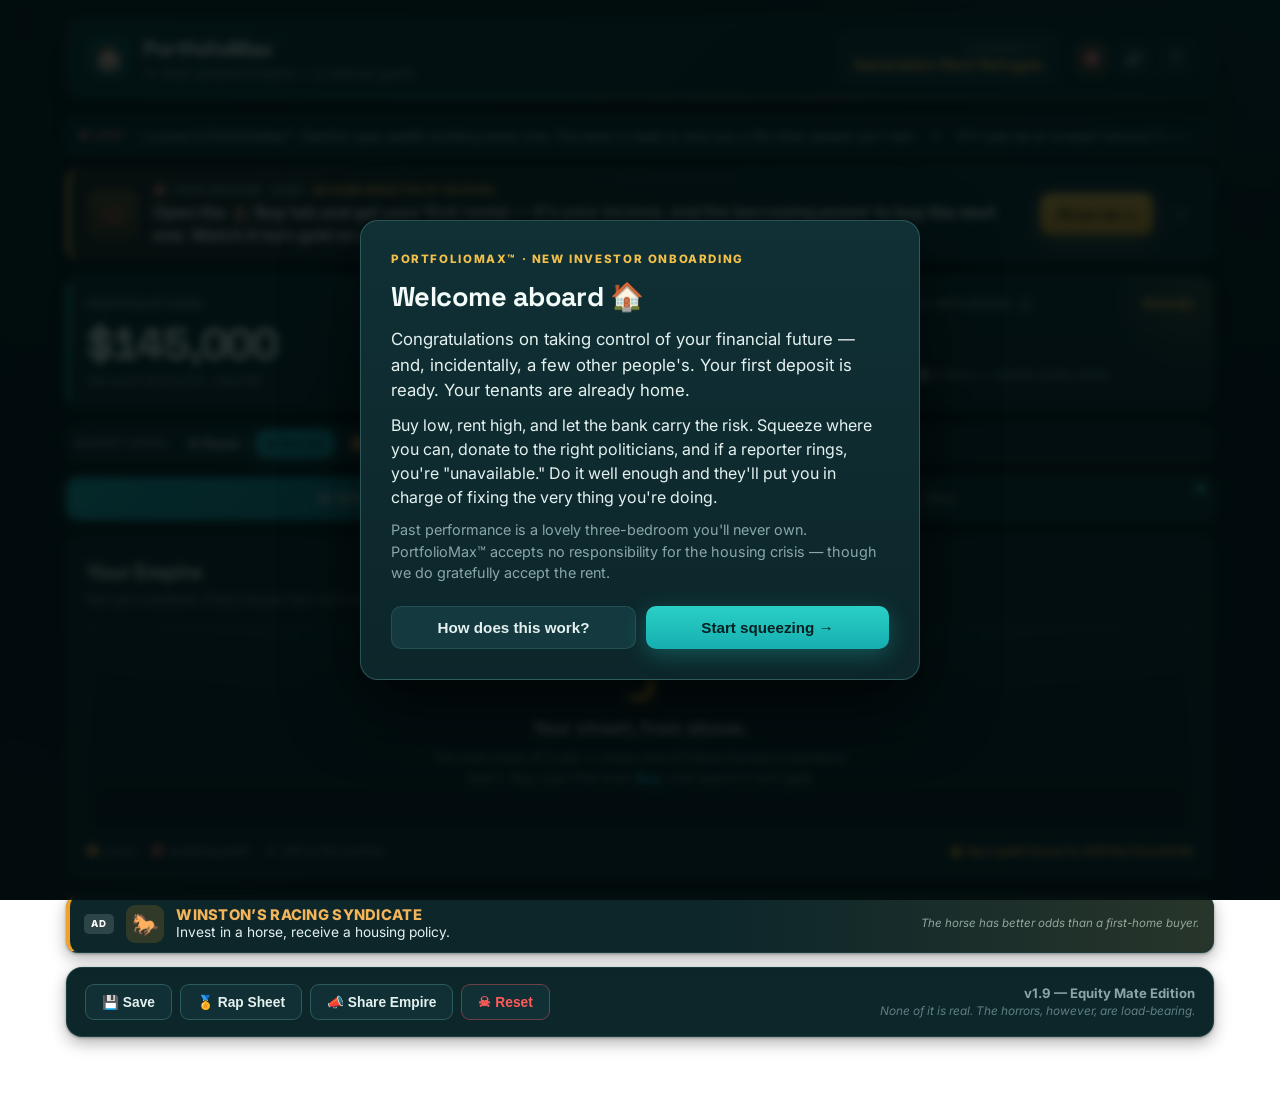
<file: index.html>
<!DOCTYPE html>
<html lang="en">
<head>
    <meta charset="UTF-8">
    <meta name="viewport" content="width=device-width, initial-scale=1.0">
    <title>Kiwi Landlord Empire — Passive Income, Active Suffering</title>
    <meta name="description" content="A satirical idle game about Aotearoa's housing crisis. Build a rental empire, squeeze your tenants, launder your reputation through politics, and try to become Minister of Housing.">

    <!-- Open Graph / Facebook / Reddit -->
    <meta property="og:type" content="website">
    <meta property="og:url" content="https://chalkybones.github.io/Landlord-game/">
    <meta property="og:title" content="Kiwi Landlord Empire">
    <meta property="og:description" content="Build a rental empire, squeeze your tenants, buy the politicians who write the rules. A satire of NZ's housing crisis. How high can you climb before the exposé drops?">
    <meta property="og:image" content="https://chalkybones.github.io/Landlord-game/preview.png">

    <!-- Twitter -->
    <meta property="twitter:card" content="summary_large_image">
    <meta property="twitter:url" content="https://chalkybones.github.io/Landlord-game/">
    <meta property="twitter:title" content="Kiwi Landlord Empire">
    <meta property="twitter:description" content="Build a rental empire, squeeze your tenants, buy the politicians who write the rules. A satire of NZ's housing crisis.">
    <meta property="twitter:image" content="https://chalkybones.github.io/Landlord-game/preview.png">

    <link rel="icon" href="data:image/svg+xml,<svg xmlns=%22http://www.w3.org/2000/svg%22 viewBox=%220 0 100 100%22><text y=%22.9em%22 font-size=%2290%22>🏠</text></svg>">
    <link rel="preconnect" href="https://fonts.googleapis.com">
    <link rel="preconnect" href="https://fonts.gstatic.com" crossorigin>
    <link href="https://fonts.googleapis.com/css2?family=Inter:wght@400;500;600;700;800&family=Space+Grotesk:wght@500;600;700&display=swap" rel="stylesheet">
    <link rel="stylesheet" href="style.css?v=20260805h">
</head>
<body>
    <div class="app">
        <!-- ===== TOP BAR ===== -->
        <header class="topbar">
            <div class="brand">
                <div class="brand-mark">🏠</div>
                <div class="brand-text">
                    <div class="brand-name">PortfolioMax<span class="tm">™</span></div>
                    <div class="brand-tag">🎮 Kiwi Landlord Empire — a satirical game</div>
                </div>
            </div>
            <div class="phase-badge" id="phase-badge" title="Your standing in polite property circles">
                <span class="phase-label">Currently</span>
                <span class="phase-name" id="phase-name">Generation Rent Refugee</span>
            </div>
            <div class="topbar-tools">
                <button id="coach-btn" class="icon-btn" title="Hide the advisor">🎯</button>
                <button id="mute-btn" class="icon-btn" title="Toggle sound">🔊</button>
                <button id="help-btn" class="icon-btn" title="How to play">?</button>
            </div>
        </header>

        <!-- ===== LIVE NEWS TICKER ===== -->
        <div class="ticker" id="ticker" hidden>
            <span class="ticker-label">● LIVE</span>
            <div class="ticker-viewport"><div class="ticker-track" id="ticker-track"></div></div>
        </div>

        <!-- ===== COACH / WHAT TO DO NEXT ===== -->
        <div class="coach" id="coach">
            <div class="coach-ico" id="coach-ico">💼</div>
            <div class="coach-body">
                <div class="coach-label">🎯 Your advisor · goal: <b>become Minister of Housing</b></div>
                <div class="coach-step" id="coach-step">Every empire starts with a roof over someone else's head.</div>
            </div>
            <button class="coach-cta" id="coach-cta">Show me →</button>
            <button class="coach-close" id="coach-close" title="Hide the advisor" aria-label="Hide the advisor">×</button>
        </div>

        <!-- ===== STAT DASHBOARD ===== -->
        <section class="dashboard">
            <div class="stat-tile cash-tile">
                <div class="stat-top">
                    <span class="stat-label">Portfolio Cash</span>
                    <span class="stat-trend" id="income-rate">+$0/wk</span>
                </div>
                <div class="stat-big" id="money">$0</div>
                <div class="stat-foot" id="networth">Net worth: $0</div>
                <button class="stat-bank" id="cash-bank" title="Jump to the bank strip and release the equity" hidden>🏦 Bank will lend $0 — release it →</button>
            </div>

            <div class="stat-tile scrutiny-tile">
                <div class="stat-top">
                    <span class="stat-label">Public Scrutiny <button class="info-btn" data-explain="scrutiny" title="What is Public Scrutiny?" aria-label="What is Public Scrutiny?">ⓘ</button></span>
                    <span class="stat-trend" id="scrutiny-tier">Nobody's watching</span>
                </div>
                <div class="meter">
                    <div class="meter-fill" id="scrutiny-fill"></div>
                </div>
                <div class="stat-foot" id="scrutiny-foot">The press has bigger fish to fry.</div>
                <div class="tile-dossier" id="dossier-strip" hidden>
                    <div class="td-top">
                        <span class="td-name">🕵️‍♀️ <span id="dossier-name">Fiona Vane's file</span></span>
                        <span class="dossier-pct" id="dossier-pct">0%</span>
                    </div>
                    <div class="dossier-meter"><div class="dossier-fill" id="dossier-fill"></div></div>
                    <div class="dossier-chapter" id="dossier-chapter">Investigative reporter. Can't be bought. That's the problem.</div>
                </div>
            </div>

            <div class="stat-tile influence-tile">
                <div class="stat-top">
                    <span class="stat-label">Political Influence <button class="info-btn" data-explain="influence" title="What is Political Influence?" aria-label="What is Political Influence?">ⓘ</button></span>
                    <span class="stat-trend" id="influence-title">Nobody</span>
                </div>
                <div class="stat-big" id="influence">0</div>
                <div class="stat-foot" id="influence-foot">Spend it to make problems disappear.</div>
                <div class="tile-dossier" id="inquiry-strip" hidden>
                    <div class="td-top">
                        <span class="td-name">🏛️ Select Committee interest</span>
                        <span class="dossier-pct" id="inquiry-pct">0%</span>
                    </div>
                    <div class="dossier-meter"><div class="dossier-fill inquiry-fill" id="inquiry-fill"></div></div>
                    <div class="dossier-chapter" id="inquiry-chapter">Every spiked story leaves a paper trail.</div>
                </div>
            </div>
        </section>

        <!-- ===== PATH TO THE WIN ===== -->
        <div class="win-tracker" id="win-tracker" hidden>
            <span class="wt-label">🎯 Path to Minister</span>
            <span class="wt-seg" id="wt-phase" title="Climb the ladder: the parties only sell list seats to Housing Spokesperson standing (net worth $20m)"></span>
            <span class="wt-seg" id="wt-infl" title="Bank 500 Political Influence — earn it in the Politics tab"></span>
            <span class="wt-seg" id="wt-cash" title="The safe list seat costs $500,000, filed under 'campaign donation'"></span>
        </div>

        <!-- ===== SPEED CONTROLS ===== -->
        <div class="speed-controls">
            <span class="speed-caption">Market speed</span>
            <button class="speed-btn" data-speed="0">⏸ Pause</button>
            <button class="speed-btn active" data-speed="5">▶ Normal</button>
            <button class="speed-btn" data-speed="3">⏩ Fast</button>
            <button class="speed-btn" data-speed="1">⏭ Ludicrous</button>
        </div>

        <!-- ===== TABS ===== -->
        <nav class="tabs" id="tabs">
            <button class="tab active" data-tab="empire"><span class="tab-ico">🗺️</span><span class="tab-lbl">Empire</span></button>
            <button class="tab" data-tab="portfolio"><span class="tab-ico">🏚️</span><span class="tab-lbl">Buy</span></button>
            <button class="tab" data-tab="operations" hidden><span class="tab-ico">💸</span><span class="tab-lbl">Squeeze</span></button>
            <button class="tab" data-tab="services" hidden><span class="tab-ico">🧾</span><span class="tab-lbl">Services</span></button>
            <button class="tab" data-tab="politics" hidden><span class="tab-ico">🏛️</span><span class="tab-lbl">Politics</span></button>
            <button class="tab" data-tab="news" hidden><span class="tab-ico">📰</span><span class="tab-lbl">News</span></button>
        </nav>

        <!-- ===== TAB PANELS ===== -->
        <main class="tab-body">
            <section class="tab-panel active" data-panel="empire">
                <div class="panel">
                    <div class="panel-head">
                        <h2>Your Empire</h2>
                        <span class="panel-hint" id="empire-stat">Every gold house is one you took off the market.</span>
                    </div>
                    <div id="empire-map" class="empire-map"></div>
                    <div class="empire-legend">
                        <span><i class="lg gold"></i> yours</span>
                        <span><i class="lg red"></i> breaking point</span>
                        <span><i class="lg dim"></i> still on the market</span>
                        <span class="empire-tap">👆 tap a gold house to visit the household</span>
                    </div>
                </div>
            </section>
            <section class="tab-panel" data-panel="portfolio">
                <div class="panel">
                    <div class="panel-head">
                        <h2>Acquire Property <span class="muted" id="prop-total"></span></h2>
                        <span class="panel-hint">Each purchase removes a home from the market. That's the business model.</span>
                        <div class="buyqty" id="buyqty">
                            <span class="buyqty-label">Buy</span>
                            <button class="qty-btn active" data-qty="1">×1</button>
                            <button class="qty-btn" data-qty="10">×10</button>
                            <button class="qty-btn" data-qty="max">Max</button>
                        </div>
                    </div>
                    <div class="bank-strip">
                        <span class="bank-icon">🏦</span>
                        <div class="bank-text">
                            <div class="bank-line" id="bank-headroom">The bank will lend you $0 more</div>
                            <div class="bank-sub" id="bank-rate">Mortgage rate 5.50% · you owe $0</div>
                            <div class="bank-sub bank-satire">Investor deposit ~35% · borrow up to 7× income (they count 78% of your rent). A first-home buyer gets 6× and counts none of it.</div>
                        </div>
                        <button class="bank-release" id="bank-release">Release equity</button>
                    </div>
                    <div id="properties-list" class="card-list"></div>
                </div>
            </section>

            <section class="tab-panel" data-panel="operations">
                <section class="tenants-strip panel" id="tenants-strip" hidden>
                    <div class="panel-head">
                        <h2>Your Tenants <span class="muted" id="tenant-total">(0 households)</span></h2>
                        <span class="panel-hint">Real Kiwis, paying your mortgage. Squeeze by name — watch their faces.</span>
                    </div>
                    <div class="tenant-cards" id="tenant-cards">
                        <div class="empty-note">Buy a property to acquire your first tenants.</div>
                    </div>
                </section>
                <div class="panel">
                    <div class="panel-head">
                        <h2>Revenue Optimisation</h2>
                        <span class="panel-hint">Each one pays <i>now</i> — and adds 🔥 <b>Public Scrutiny</b> (the meter up top). That's your only real cost; cool it later in the 🏛️ Politics tab.</span>
                    </div>
                    <div id="operations-list" class="action-list"></div>
                </div>
            </section>

            <section class="tab-panel" data-panel="services">
                <div class="panel">
                    <div class="panel-head">
                        <h2>Business Services</h2>
                        <span class="panel-hint">Hire them by the week and let them go when they stop earning their keep. A couple you just buy outright. Overhead is only clever when it pays for itself.</span>
                    </div>
                    <div id="services-list" class="card-list"></div>
                </div>
            </section>

            <section class="tab-panel" data-panel="politics">
                <div class="panel">
                    <div class="panel-head">
                        <h2>Influence Operations</h2>
                        <span class="panel-hint">Convert cash into Influence, then spend it to Spike the Story, cool your 🔥 Scrutiny, and rewrite the rules. Bank 500 to buy a list seat and win.</span>
                    </div>
                    <div id="politics-list" class="action-list"></div>
                </div>
            </section>

            <section class="tab-panel" data-panel="news">
                <div class="panel news-panel">
                    <div class="panel-head">
                        <h2>News from the Rental Hellscape</h2>
                        <span class="panel-hint">Aotearoa's finest housing journalism, filtered for your convenience.</span>
                    </div>
                    <div id="news-feed"></div>
                </div>
            </section>
        </main>

        <!-- ===== SPONSORED (rotating fake ad — demoted below the action) ===== -->
        <div class="ad-banner ad-hue-teal" id="ad-banner" role="button" title="It's an ad. Obviously.">
            <span class="ad-tag">AD</span>
            <span class="ad-logo" data-logo>🏦</span>
            <span class="ad-text"><b data-brand>EquityMate Home Loans</b><span class="ad-tagline" data-tagline>7× your income. 0× your chances.</span></span>
            <span class="ad-fine" data-fine>You will never own this home.</span>
        </div>

        <!-- ===== FOOTER ===== -->
        <footer class="footer">
            <div class="footer-actions">
                <button id="save-game" class="utility-btn">💾 Save</button>
                <button id="rapsheet-btn" class="utility-btn">🏅 Rap Sheet</button>
                <button id="share-stats" class="utility-btn">📣 Share Empire</button>
                <button id="prestige-btn" class="utility-btn gold" hidden>🏦 Restructure</button>
                <button id="reset-game" class="utility-btn danger">☠ Reset</button>
            </div>
            <div class="footer-meta">
                <span class="version">v1.9 — Equity Mate Edition</span>
                <span class="disclaimer">None of it is real. The horrors, however, are load-bearing.</span>
            </div>
        </footer>
    </div>

    <!-- ===== FLOATING NUMBERS LAYER ===== -->
    <div id="fx-layer" class="fx-layer"></div>

    <!-- ===== TOAST LAYER ===== -->
    <div id="toast-layer" class="toast-layer"></div>

    <!-- ===== MODAL ===== -->
    <div id="modal-overlay" class="modal-overlay" hidden>
        <div class="modal" id="modal-box">
            <div id="modal-content"></div>
            <div class="modal-actions" id="modal-actions"></div>
        </div>
    </div>

    <script src="game.js?v=20260805k"></script>
</body>
</html>
</file>
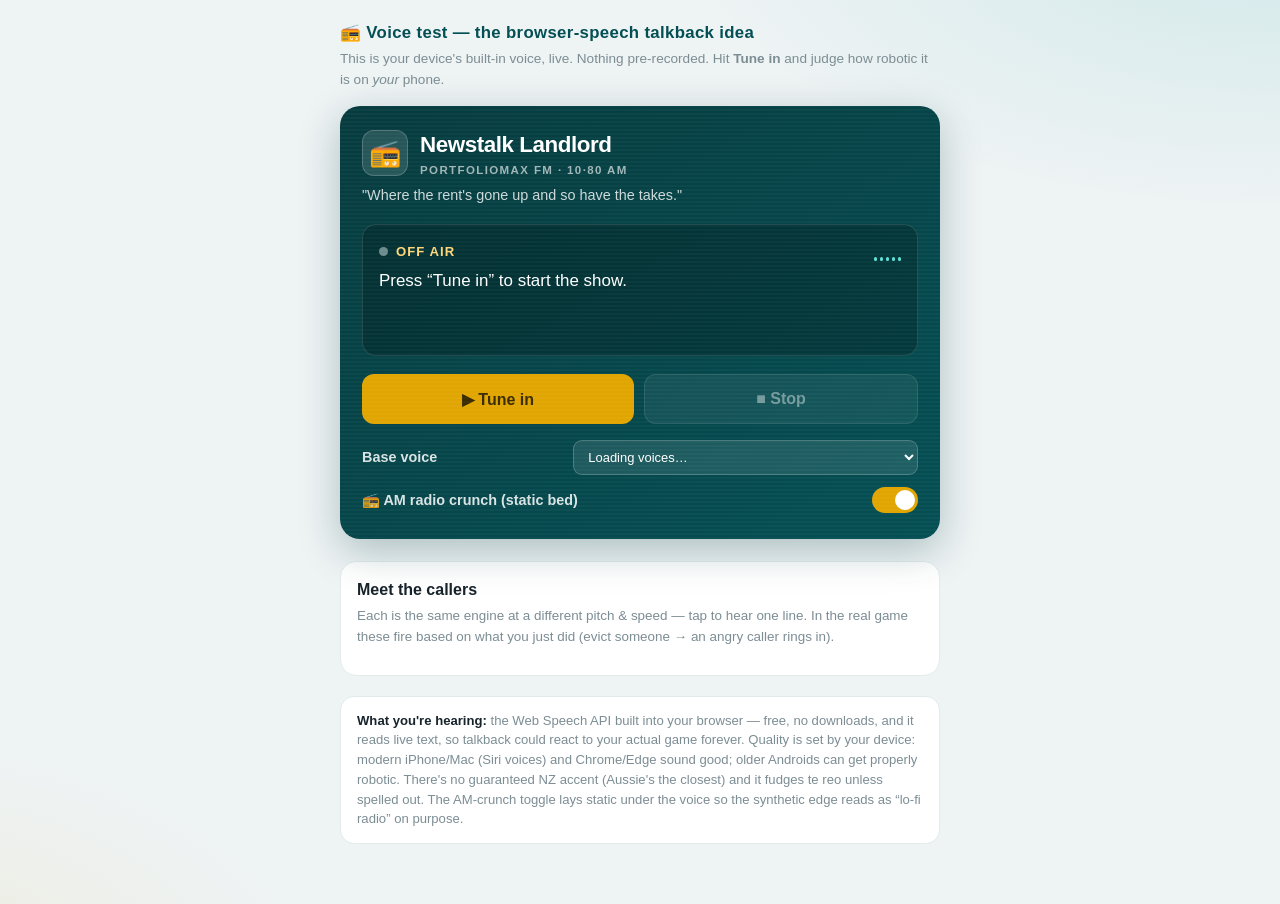
<file: radio-demo.html>
<!DOCTYPE html>
<html lang="en">
<head>
<meta charset="UTF-8">
<meta name="viewport" content="width=device-width, initial-scale=1.0">
<title>Newstalk Landlord — voice test</title>
<style>
  *,*::before,*::after{margin:0;padding:0;box-sizing:border-box}
  :root{--teal:#00858E;--teal-ink:#063b3e;--teal-dark:#044f54;--gold:#E0A500;--gold-dark:#b98600;
        --red:#D64545;--coral:#ef6a4d;--ink:#17242b;--muted:#7c8d94;--line:#e2eaec}
  body{font-family:'Inter',-apple-system,BlinkMacSystemFont,'Segoe UI',Roboto,Arial,sans-serif;
       background:radial-gradient(1000px 500px at 100% -10%,rgba(23,162,162,.14),transparent 60%),
                  radial-gradient(800px 460px at -10% 110%,rgba(224,165,0,.10),transparent 55%),#eef3f4;
       color:var(--ink);line-height:1.5;min-height:100vh;-webkit-font-smoothing:antialiased;padding:20px 16px 60px}
  .wrap{max-width:600px;margin:0 auto}
  .radio{background:linear-gradient(150deg,var(--teal-ink),var(--teal-dark));color:#fff;border-radius:20px;
         padding:22px 22px 26px;box-shadow:0 12px 40px rgba(6,59,62,.28);position:relative;overflow:hidden}
  .radio::after{content:'';position:absolute;inset:0;pointer-events:none;
    background:repeating-linear-gradient(0deg,rgba(255,255,255,.03) 0 2px,transparent 2px 4px)}
  .brandrow{display:flex;align-items:center;gap:12px;margin-bottom:4px}
  .dial{width:46px;height:46px;border-radius:12px;background:rgba(255,255,255,.13);display:grid;place-items:center;font-size:26px;
        border:1px solid rgba(255,255,255,.2)}
  .station{font-weight:800;font-size:1.4em;letter-spacing:-.02em}
  .freq{font-size:.72em;opacity:.62;letter-spacing:.12em;text-transform:uppercase;font-weight:700}
  .tag{font-size:.9em;opacity:.8;margin:6px 0 18px}
  /* on-air panel */
  .onair{background:rgba(0,0,0,.22);border:1px solid rgba(255,255,255,.12);border-radius:14px;padding:16px;min-height:132px;
         display:flex;flex-direction:column;gap:8px}
  .onair-top{display:flex;align-items:center;gap:8px}
  .live-dot{width:9px;height:9px;border-radius:50%;background:#ff5a4d;box-shadow:0 0 10px #ff5a4d;animation:pulse 1.2s infinite}
  .onair.idle .live-dot{background:#6b8b8e;box-shadow:none;animation:none}
  @keyframes pulse{0%,100%{opacity:.4}50%{opacity:1}}
  .speaker{font-weight:800;font-size:.82em;letter-spacing:.08em;text-transform:uppercase;color:#ffd77a}
  .caption{font-size:1.06em;line-height:1.4;min-height:2.4em}
  .caption .who{color:#7fe0d6;font-weight:700}
  /* eq bars */
  .eq{display:flex;gap:3px;align-items:flex-end;height:20px;margin-left:auto}
  .eq i{width:3px;background:#5fe0d6;border-radius:2px;height:4px}
  .onair.playing .eq i{animation:bounce .6s ease-in-out infinite}
  .eq i:nth-child(2){animation-delay:.12s}.eq i:nth-child(3){animation-delay:.24s}
  .eq i:nth-child(4){animation-delay:.06s}.eq i:nth-child(5){animation-delay:.18s}
  @keyframes bounce{0%,100%{height:4px}50%{height:18px}}
  /* controls */
  .btnrow{display:flex;gap:10px;margin-top:18px}
  .btn{flex:1;padding:15px;border:none;border-radius:12px;font-size:1em;font-weight:800;cursor:pointer;transition:.15s}
  .btn.tune{background:var(--gold);color:#3a2b00}
  .btn.tune:hover{background:#f2b71a}
  .btn.stop{background:rgba(255,255,255,.14);color:#fff;border:1px solid rgba(255,255,255,.24)}
  .btn:disabled{opacity:.45;cursor:not-allowed}
  .opts{margin-top:16px;display:flex;flex-direction:column;gap:12px}
  .opt{display:flex;align-items:center;justify-content:space-between;gap:12px;font-size:.9em}
  .opt label{opacity:.85;font-weight:600}
  select{flex:1;max-width:62%;padding:8px 10px;border-radius:9px;border:1px solid rgba(255,255,255,.2);
         background:rgba(255,255,255,.1);color:#fff;font-size:.9em}
  select option{color:#111}
  .switch{position:relative;width:46px;height:26px;flex-shrink:0}
  .switch input{opacity:0;width:0;height:0}
  .slider{position:absolute;inset:0;background:rgba(255,255,255,.2);border-radius:20px;transition:.2s;cursor:pointer}
  .slider::before{content:'';position:absolute;height:20px;width:20px;left:3px;top:3px;background:#fff;border-radius:50%;transition:.2s}
  .switch input:checked+.slider{background:var(--gold)}
  .switch input:checked+.slider::before{transform:translateX(20px)}
  /* voice sampler */
  .cast{margin-top:22px;background:#fff;border:1px solid var(--line);border-radius:16px;padding:16px}
  .cast h2{font-size:1em;margin-bottom:4px}
  .cast p{font-size:.84em;color:var(--muted);margin-bottom:12px}
  .voices{display:grid;grid-template-columns:1fr 1fr;gap:8px}
  .vbtn{padding:11px 10px;border:1px solid var(--line);background:#f7fafa;border-radius:10px;cursor:pointer;text-align:left;transition:.12s}
  .vbtn:hover{border-color:var(--teal);background:#eef7f7}
  .vbtn b{display:block;font-size:.86em}.vbtn span{font-size:.74em;color:var(--muted)}
  .note{margin-top:20px;font-size:.82em;color:var(--muted);background:#fff;border:1px solid var(--line);border-radius:14px;padding:14px 16px}
  .note b{color:var(--ink)}
  .warn{background:#fff4f0;border-color:#f6ccbf;color:#8f3b23}
  h1.title{font-size:1.05em;font-weight:800;color:var(--teal-dark);margin:0 0 4px;letter-spacing:.02em}
  .sub{font-size:.85em;color:var(--muted);margin-bottom:16px}
</style>
</head>
<body>
<div class="wrap">
  <h1 class="title">📻 Voice test — the browser-speech talkback idea</h1>
  <div class="sub">This is your device's built-in voice, live. Nothing pre-recorded. Hit <b>Tune in</b> and judge how robotic it is on <i>your</i> phone.</div>

  <div class="radio">
    <div class="brandrow">
      <div class="dial">📻</div>
      <div>
        <div class="station">Newstalk Landlord</div>
        <div class="freq">PortfolioMax FM · 10·80 AM</div>
      </div>
    </div>
    <div class="tag">"Where the rent's gone up and so have the takes."</div>

    <div class="onair idle" id="onair">
      <div class="onair-top">
        <span class="live-dot"></span>
        <span class="speaker" id="speaker">OFF AIR</span>
        <div class="eq"><i></i><i></i><i></i><i></i><i></i></div>
      </div>
      <div class="caption" id="caption">Press “Tune in” to start the show.</div>
    </div>

    <div class="btnrow">
      <button class="btn tune" id="tuneBtn">▶ Tune in</button>
      <button class="btn stop" id="stopBtn" disabled>■ Stop</button>
    </div>

    <div class="opts">
      <div class="opt">
        <label for="voicePick">Base voice</label>
        <select id="voicePick"><option>Loading voices…</option></select>
      </div>
      <div class="opt">
        <label for="crunch">📻 AM radio crunch (static bed)</label>
        <span class="switch"><input type="checkbox" id="crunch" checked><span class="slider"></span></span>
      </div>
    </div>
  </div>

  <div class="cast">
    <h2>Meet the callers</h2>
    <p>Each is the same engine at a different pitch &amp; speed — tap to hear one line. In the real game these fire based on what you just did (evict someone → an angry caller rings in).</p>
    <div class="voices" id="voices"></div>
  </div>

  <div class="note" id="note">
    <b>What you're hearing:</b> the Web Speech API built into your browser — free, no downloads, and it reads live text, so talkback could react to your actual game forever. Quality is set by your device: modern iPhone/Mac (Siri voices) and Chrome/Edge sound good; older Androids can get properly robotic. There's no guaranteed NZ accent (Aussie's the closest) and it fudges te reo unless spelled out. The AM-crunch toggle lays static under the voice so the synthetic edge reads as “lo-fi radio” on purpose.
  </div>
</div>

<script>
(function(){
  const SS = window.speechSynthesis;
  const note = document.getElementById('note');
  if (!SS || typeof SpeechSynthesisUtterance === 'undefined'){
    note.className = 'note warn';
    note.innerHTML = '<b>Your browser has no speech engine.</b> This feature relies on the built-in Web Speech API, which this browser doesn’t expose. Try Chrome, Safari, or Edge.';
    document.getElementById('tuneBtn').disabled = true;
    return;
  }

  /* ---------- voices ---------- */
  let voices = [], baseVoice = null;
  const pick = document.getElementById('voicePick');
  function scoreVoice(v){
    let s = 0; const n = (v.name||'').toLowerCase(), l = (v.lang||'').toLowerCase();
    if (l.startsWith('en-nz')) s += 60; else if (l.startsWith('en-au')) s += 45;
    else if (l.startsWith('en-gb')) s += 35; else if (l.startsWith('en')) s += 20;
    if (/siri/.test(n)) s += 40;
    if (/natural|neural|premium|enhanced/.test(n)) s += 35;
    if (/google/.test(n)) s += 25;
    if (v.localService === false) s += 6;  // cloud voices tend to be nicer
    return s;
  }
  function loadVoices(){
    const all = SS.getVoices();
    if (!all.length) return;
    voices = all.filter(v => (v.lang||'').toLowerCase().startsWith('en'));
    if (!voices.length) voices = all.slice();
    voices.sort((a,b)=> scoreVoice(b)-scoreVoice(a));
    baseVoice = voices[0];
    pick.innerHTML = '';
    voices.forEach((v,i)=>{
      const o = document.createElement('option');
      o.value = i; o.textContent = v.name + '  ·  ' + v.lang + (v.localService===false?'  ✦':'');
      pick.appendChild(o);
    });
    buildCast();
  }
  pick.addEventListener('change', ()=>{ baseVoice = voices[pick.value] || baseVoice; });

  /* ---------- radio static bed (Web Audio) ---------- */
  let actx = null, bedGain = null, bedNodes = [];
  function ensureCtx(){ if (!actx){ try { actx = new (window.AudioContext||window.webkitAudioContext)(); } catch(e){} } return actx; }
  function startBed(){
    if (!document.getElementById('crunch').checked) return;
    const ctx = ensureCtx(); if (!ctx) return;
    stopBed();
    // pink-ish noise buffer
    const buf = ctx.createBuffer(1, ctx.sampleRate*2, ctx.sampleRate);
    const d = buf.getChannelData(0); let last = 0;
    for (let i=0;i<d.length;i++){ const w = Math.random()*2-1; last = (last + 0.02*w)/1.02; d[i] = last*3.2; }
    const src = ctx.createBufferSource(); src.buffer = buf; src.loop = true;
    const bp = ctx.createBiquadFilter(); bp.type='bandpass'; bp.frequency.value=1400; bp.Q.value=0.7;
    const hum = ctx.createOscillator(); hum.type='sine'; hum.frequency.value=60;
    const humG = ctx.createGain(); humG.gain.value=0.008;
    bedGain = ctx.createGain(); bedGain.gain.value=0.05;
    src.connect(bp); bp.connect(bedGain); hum.connect(humG); humG.connect(bedGain);
    bedGain.connect(ctx.destination);
    src.start(); hum.start();
    bedNodes = [src, hum];
  }
  function stopBed(){ bedNodes.forEach(n=>{ try{n.stop()}catch(e){} }); bedNodes=[]; }
  function sting(){  // a quick burst of louder static between segments
    if (!document.getElementById('crunch').checked) return;
    const ctx = ensureCtx(); if (!ctx) return;
    const buf = ctx.createBuffer(1, ctx.sampleRate*0.35, ctx.sampleRate);
    const d = buf.getChannelData(0);
    for (let i=0;i<d.length;i++) d[i]=(Math.random()*2-1)*Math.max(0,1-i/d.length);
    const src=ctx.createBufferSource(); src.buffer=buf;
    const bp=ctx.createBiquadFilter(); bp.type='bandpass'; bp.frequency.value=1800; bp.Q.value=0.5;
    const g=ctx.createGain(); g.gain.value=0.18;
    src.connect(bp); bp.connect(g); g.connect(ctx.destination); src.start();
  }

  /* ---------- characters ---------- */
  // pitch/rate shape each "person"; voiceIdx picks a distinct system voice if available
  const CAST = {
    dj:      { name:'Macka (host)',        pitch:0.85, rate:0.98, vi:0 },
    news:    { name:'Newsreader',          pitch:1.0,  rate:1.02, vi:1 },
    baz:     { name:'Baz from Papakura',   pitch:1.18, rate:1.13, vi:2 },
    geoff:   { name:'Geoff, Remuera',      pitch:0.92, rate:0.95, vi:3 },
    val:     { name:'Val (caller)',        pitch:1.12, rate:0.9,  vi:4 },
    ad:      { name:'Sponsor',             pitch:1.05, rate:1.12, vi:1 },
  };
  function voiceFor(c){
    if (!voices.length) return baseVoice;
    // spread characters across available voices, anchored on the chosen base
    const start = Math.max(0, voices.indexOf(baseVoice));
    return voices[(start + c.vi) % voices.length] || baseVoice;
  }

  const onair = document.getElementById('onair');
  const speakerEl = document.getElementById('speaker');
  const captionEl = document.getElementById('caption');

  function say(who, text, onend){
    const c = CAST[who];
    const u = new SpeechSynthesisUtterance(text);
    const v = voiceFor(c); if (v) u.voice = v;
    u.pitch = c.pitch; u.rate = c.rate;
    u.onstart = ()=>{ speakerEl.textContent = c.name; captionEl.innerHTML = '<span class="who">“</span>'+text+'<span class="who">”</span>'; onair.classList.add('playing'); };
    u.onend = ()=>{ onair.classList.remove('playing'); onend && onend(); };
    u.onerror = ()=>{ onair.classList.remove('playing'); onend && onend(); };
    SS.speak(u);
  }

  /* ---------- the demo show ---------- */
  const SHOW = [
    ['dj',   "Nine-oh-eight on Newstalk Landlord, PortfolioMax F-M. The station where the rent's gone up and so has your blood pressure. Lines are open."],
    ['news', "Top of the news: national rents fall for a second month — somehow, not at any property owned by tonight's caller."],
    ['dj',   "Let's get to the phones. Baz in Papakura, you're on."],
    ['baz',  "Yeah gidday Macka. This bloke — he's put a ninety-day notice on a nurse. A nurse! No reason given! And he's up for Landlord of the Year?!"],
    ['dj',   "Strong stuff. Geoff in Remuera, you see it differently."],
    ['geoff',"Look Macka, nobody's forcing anyone to rent. He's providing a service. A bit of mould builds character. Honestly, he's a job creator."],
    ['dj',   "Val, you've been holding. Go ahead, love."],
    ['val',  "I just think, if you've got seven houses dear, maybe that family in the paper could have one of them. That's all. I'll hang up and listen."],
    ['dj',   "And we're back, after this."],
    ['ad',   "EquityMate Home Loans. Seven times your income, zero times your chances. Fees apply. So does gravity."],
    ['dj',   "That's your lot. Remember — it's not a housing crisis, it's a portfolio opportunity. Macka, signing off."],
  ];

  let running = false, idx = 0;
  const tuneBtn = document.getElementById('tuneBtn');
  const stopBtn = document.getElementById('stopBtn');

  function finish(){
    running = false; stopBed();
    onair.classList.remove('playing'); onair.classList.add('idle');
    speakerEl.textContent = 'OFF AIR'; captionEl.textContent = "That's the show. Tune in again?";
    tuneBtn.disabled = false; stopBtn.disabled = true; tuneBtn.textContent = '▶ Tune in again';
  }
  function step(){
    if (!running) return;
    if (idx >= SHOW.length){ finish(); return; }
    const [who, text] = SHOW[idx++];
    const prev = idx>1 ? SHOW[idx-2][0] : null;
    // static sting when we switch to/from a caller
    const isCaller = who==='baz'||who==='geoff'||who==='val';
    if (isCaller || prev==='baz'||prev==='geoff'||prev==='val') sting();
    say(who, text, ()=> setTimeout(step, 180));
  }
  tuneBtn.addEventListener('click', ()=>{
    SS.cancel();
    running = true; idx = 0;
    onair.classList.remove('idle');
    tuneBtn.disabled = true; stopBtn.disabled = false;
    ensureCtx(); if (actx && actx.state==='suspended') actx.resume();
    startBed();
    sting();
    setTimeout(step, 350);
  });
  stopBtn.addEventListener('click', ()=>{ running=false; SS.cancel(); finish(); });
  document.getElementById('crunch').addEventListener('change', e=>{ if (running){ if (e.target.checked) startBed(); else stopBed(); } });

  /* ---------- voice sampler ---------- */
  const SAMPLES = {
    dj:   "You're listening to Newstalk Landlord. Don't touch that dial — you can't afford the dial.",
    baz:  "It's a rort, Macka! An absolute rort! I'm not angry, I'm just — no, I am angry!",
    geoff:"The market has spoken, and the market says: pay me. It's really very simple.",
    val:  "Back in my day a house cost three of your salaries. Now it costs a kidney and a prayer.",
    news: "Breaking: the median house price has quietly bought a second house.",
    ad:   "Brisbane Departures. Same rent, wages that aren't a dare. Window seat?",
  };
  function buildCast(){
    const wrap = document.getElementById('voices'); if (!wrap) return;
    wrap.innerHTML='';
    Object.keys(SAMPLES).forEach(k=>{
      const b = document.createElement('button'); b.className='vbtn';
      b.innerHTML = '<b>'+CAST[k].name+'</b><span>tap to hear</span>';
      b.addEventListener('click', ()=>{
        if (running) return;
        SS.cancel(); ensureCtx(); if (actx&&actx.state==='suspended') actx.resume();
        onair.classList.remove('idle');
        say(k, SAMPLES[k], ()=>{ if(!running){ onair.classList.add('idle'); speakerEl.textContent='OFF AIR'; } });
      });
      wrap.appendChild(b);
    });
  }

  /* kick off voice loading LAST, once CAST / SAMPLES / buildCast all exist */
  SS.onvoiceschanged = loadVoices;
  loadVoices();
  setTimeout(loadVoices, 250);   // some browsers populate the list late
})();
</script>
</body>
</html>
</file>
<file: style.css>
/* ============================================================
   Kiwi Landlord Empire — "PortfolioMax™" wealth terminal
   The joke: a sleek, dark, premium fintech app. The content is not.
   Dark "private-banking / trading-terminal" theme — the numbers glow,
   the accents pop, and the whole thing feels expensive and amoral.
   ============================================================ */

*, *::before, *::after { margin: 0; padding: 0; box-sizing: border-box; }

:root {
    /* ---- accents (tuned to glow on dark) ---- */
    --teal: #16aeb0;
    --teal-light: #2ad0c6;
    --teal-dark: #0b6a6d;
    --teal-ink: #04282b;      /* deep base still used for header/tab surfaces */
    --gold: #f2c04a;
    --gold-dark: #cf9a26;
    --red: #ff5b5b;
    --red-dark: #e03b3b;
    --green: #33d385;
    --coral: #ff7a5c;
    --coral-dark: #e3583a;
    --amber: #f0a12a;
    --plum: #b088e0;

    /* ---- dark surfaces (layered like a terminal) ---- */
    --bg: #06181b;
    --panel: #0c262a;         /* elevated panel */
    --card: #103035;          /* card sitting on a panel */
    --card-2: #143a3f;        /* hover / raised card */
    --inset: #071e21;         /* recessed wells & meter tracks */

    /* ---- text ---- */
    --head: #f3fbf9;          /* headings & hero numbers */
    --ink: #e4f1ef;           /* primary body text */
    --muted: #8aa6a6;         /* secondary */
    --muted-2: #5f7f80;       /* tertiary / disabled */

    /* ---- lines & shadow ---- */
    --line: rgba(140, 220, 216, .13);
    --line-strong: rgba(140, 220, 216, .24);
    --shadow: 0 2px 6px rgba(0,0,0,.35), 0 14px 34px rgba(0,0,0,.42);
    --shadow-sm: 0 1px 3px rgba(0,0,0,.32), 0 6px 16px rgba(0,0,0,.30);
    --glow-teal: 0 6px 22px rgba(42,208,198,.28);
    --glow-gold: 0 6px 22px rgba(242,192,74,.26);
    --glow-red: 0 6px 22px rgba(255,91,91,.28);

    --font-display: 'Space Grotesk', 'Inter', -apple-system, 'Segoe UI', Roboto, sans-serif;
    --font-body: 'Inter', -apple-system, BlinkMacSystemFont, 'Segoe UI', Roboto, Helvetica, Arial, sans-serif;
    --radius: 16px;
}

body {
    font-family: var(--font-body);
    background:
        radial-gradient(1200px 700px at 102% -14%, rgba(42,208,198,.14), transparent 55%),
        radial-gradient(1000px 620px at -12% 114%, rgba(242,192,74,.10), transparent 52%),
        linear-gradient(180deg, #06181b 0%, #041216 100%);
    background-attachment: fixed;
    color: var(--ink);
    line-height: 1.5;
    -webkit-font-smoothing: antialiased;
    text-rendering: optimizeLegibility;
    min-height: 100vh;
}

/* display typeface for identity, headings & big numbers; tabular figures for data */
.brand-name, .stat-big, .panel-head h2, .modal h1, .phase-name, .coach-cta,
.news-panel h2, .modal .stat-grid b { font-family: var(--font-display); letter-spacing: -.01em; }
.stat-big, .stat-trend, .stat-foot, .buy-stats b, .dossier-pct, #bank-rate, .rent-num,
.svc-cost, .buy-count { font-variant-numeric: tabular-nums; }

.app { max-width: 1180px; margin: 0 auto; padding: 18px 16px 60px; }

/* ---------- Top bar ---------- */
.topbar {
    display: flex; align-items: center; gap: 16px;
    background: linear-gradient(135deg, #0a3437, #062a2d 65%);
    color: #fff; padding: 14px 20px; border-radius: var(--radius);
    box-shadow: var(--shadow); margin-bottom: 16px;
    border: 1px solid var(--line-strong);
    position: relative; overflow: hidden;
}
.topbar::after {
    content: ''; position: absolute; left: 0; right: 0; bottom: 0; height: 2px;
    background: linear-gradient(90deg, transparent, rgba(42,208,198,.6), rgba(242,192,74,.5), transparent);
}
.brand { display: flex; align-items: center; gap: 12px; }
.brand-mark {
    width: 44px; height: 44px; display: grid; place-items: center;
    background: linear-gradient(180deg, rgba(42,208,198,.22), rgba(42,208,198,.08));
    border: 1px solid rgba(42,208,198,.3); border-radius: 12px; font-size: 1.5em;
}
.brand-name { font-weight: 800; font-size: 1.35em; letter-spacing: -.02em; color: #fff; }
.brand-name .tm { font-size: .5em; vertical-align: super; opacity: .65; }
.brand-tag { font-size: .78em; opacity: .66; letter-spacing: .02em; }
.phase-badge {
    margin-left: auto; text-align: right; line-height: 1.2;
    background: rgba(255,255,255,.06); padding: 8px 16px; border-radius: 10px;
    border: 1px solid rgba(255,255,255,.12);
}
.phase-label { display: block; font-size: .65em; text-transform: uppercase; letter-spacing: .12em; opacity: .55; }
.phase-name { font-weight: 700; font-size: 1.02em; color: var(--gold); }
.topbar-tools { display: flex; gap: 8px; }
.icon-btn {
    width: 34px; height: 34px; border-radius: 9px; border: 1px solid rgba(255,255,255,.16);
    background: rgba(255,255,255,.05); color: #fff; cursor: pointer; font-size: 1em;
    display: grid; place-items: center; transition: background .15s;
}
.icon-btn:hover { background: rgba(255,255,255,.16); }

/* honour the hidden attribute even when an element has an explicit display rule */
[hidden] { display: none !important; }

/* ---------- Coach / next-step advisor ---------- */
.coach {
    display: flex; align-items: center; gap: 15px; margin-bottom: 14px; padding: 14px 18px;
    background: linear-gradient(100deg, rgba(242,192,74,.10), rgba(16,48,53,.9) 66%);
    border: 1px solid var(--line); border-left: 4px solid var(--gold); border-radius: var(--radius);
    box-shadow: var(--shadow-sm);
}
.coach-ico {
    font-size: 1.5em; flex-shrink: 0; width: 50px; height: 50px; display: grid; place-items: center;
    background: linear-gradient(180deg, rgba(242,192,74,.28), rgba(242,192,74,.10));
    border: 1px solid rgba(242,192,74,.34); border-radius: 13px;
}
.coach-body { flex: 1; min-width: 0; }
.coach-label { font-size: .68em; text-transform: uppercase; letter-spacing: .05em; color: var(--muted); font-weight: 700; }
.coach-label b { color: var(--gold); font-weight: 800; }
.coach-step { font-size: 1.04em; font-weight: 700; color: var(--head); line-height: 1.35; margin-top: 3px; }
.coach-step.coach-pop { animation: coachpop .4s ease; }
@keyframes coachpop { 0% { transform: translateY(3px); opacity: .35; } 100% { transform: none; opacity: 1; } }
.coach-cta {
    flex-shrink: 0; padding: 12px 18px; border: none; border-radius: 10px; cursor: pointer;
    background: linear-gradient(180deg, var(--gold), var(--gold-dark)); color: #2a1e00; font-weight: 800; font-size: .9em;
    transition: all .12s; white-space: nowrap; box-shadow: var(--glow-gold);
}
.coach-cta:hover { filter: brightness(1.06); transform: translateY(-1px); }
.tab.just-unlocked { animation: tabreveal 1.9s ease; }
@keyframes tabreveal { 0%,100% { box-shadow: none; } 25%,75% { box-shadow: 0 0 0 3px rgba(242,192,74,.6); } }

/* "needs attention" dot — a quiet glow on whichever tab wants a look.
   teal = something new / a first action, gold = win claimable, red = danger. */
.tab { position: relative; }
.tab.needs-attention::after {
    content: ''; position: absolute; top: 6px; right: 8px; width: 9px; height: 9px; border-radius: 50%;
    background: var(--teal-light); box-shadow: 0 0 0 0 rgba(45,212,191,.55);
    animation: cueGlow 1.8s ease-in-out infinite;
}
.tab.needs-attention.cue-ready::after  { background: var(--gold); box-shadow: 0 0 0 0 rgba(242,192,74,.6); animation-name: cueGlowGold; }
.tab.needs-attention.cue-urgent::after { background: var(--red);  box-shadow: 0 0 0 0 rgba(255,91,91,.65); animation: cueGlowRed 1s ease-in-out infinite; }
@keyframes cueGlow     { 0%,100% { box-shadow: 0 0 0 0 rgba(45,212,191,.55); } 50% { box-shadow: 0 0 0 5px rgba(45,212,191,0); } }
@keyframes cueGlowGold { 0%,100% { box-shadow: 0 0 0 0 rgba(242,192,74,.6);  } 50% { box-shadow: 0 0 0 5px rgba(242,192,74,0); } }
@keyframes cueGlowRed  { 0%,100% { box-shadow: 0 0 0 0 rgba(255,91,91,.65);  transform: scale(1); } 50% { box-shadow: 0 0 0 6px rgba(255,91,91,0); transform: scale(1.15); } }
@media (prefers-reduced-motion: reduce) {
    .tab.needs-attention::after { animation: none !important; }
}
@media (max-width: 700px) {
    .coach { gap: 10px; padding: 11px 12px; }
    .coach-ico { font-size: 1.5em; }
    .coach-label { font-size: .6em; }
    .coach-step { font-size: .92em; }
    .coach-cta { padding: 10px 12px; font-size: .8em; }
}

/* ---------- Live news ticker (chyron) ---------- */
.ticker {
    display: flex; align-items: center; gap: 10px; margin-bottom: 12px; overflow: hidden;
    background: linear-gradient(135deg, #0a3033, #062629); color: #fff;
    border-radius: 10px; padding: 7px 12px; box-shadow: var(--shadow-sm); border: 1px solid var(--line);
}
.ticker-label {
    flex: 0 0 auto; font-size: .68em; font-weight: 800; letter-spacing: .12em; text-transform: uppercase;
    color: #ff8f79; display: flex; align-items: center; animation: livepulse 1.6s ease-in-out infinite;
}
@keyframes livepulse { 0%,100% { opacity: .55; } 50% { opacity: 1; } }
.ticker-viewport { flex: 1; overflow: hidden; position: relative; -webkit-mask-image: linear-gradient(90deg, transparent, #000 3%, #000 96%, transparent); mask-image: linear-gradient(90deg, transparent, #000 3%, #000 96%, transparent); }
.ticker-track { display: inline-flex; align-items: center; white-space: nowrap; will-change: transform; animation: tickerscroll 45s linear infinite; }
@keyframes tickerscroll { from { transform: translateX(0); } to { transform: translateX(-50%); } }
.ticker-item { font-size: .8em; opacity: .9; color: #dcedeb; }
.ticker-sep { opacity: .3; padding: 0 14px; font-size: .7em; }

/* Fiona Vane's dossier now lives inside the Scrutiny tile (see .tile-dossier below) */

/* ---------- Rap Sheet (achievements) ---------- */
.rap-count { color: var(--muted); font-size: .9em; margin-top: -2px; }
.ach-grid { display: grid; grid-template-columns: 1fr 1fr; gap: 9px; margin: 14px 0 2px; }
.ach { display: flex; align-items: center; gap: 10px; padding: 9px 11px; border-radius: 10px; border: 1px solid var(--line); background: var(--card); }
.ach.got { background: rgba(51,211,133,.12); border-color: rgba(51,211,133,.34); }
.ach.locked { opacity: .5; filter: grayscale(.5); }
.ach-emoji { font-size: 1.4em; flex-shrink: 0; }
.ach-info { min-width: 0; }
.ach-name { font-weight: 800; font-size: .84em; line-height: 1.15; color: var(--head); }
.ach-desc { font-size: .74em; color: var(--muted); line-height: 1.2; }

/* ---------- Game objective HUD ---------- */
.objective {
    display: flex; flex-wrap: wrap; gap: 8px; align-items: center;
    margin-bottom: 14px; padding: 9px 12px;
    background: linear-gradient(90deg, rgba(22,174,176,.12), rgba(242,192,74,.10));
    border: 1px dashed var(--line-strong); border-radius: var(--radius);
}
.obj-chip {
    font-size: .78em; font-weight: 700; padding: 5px 11px; border-radius: 20px;
    background: var(--card); border: 1px solid var(--line); white-space: nowrap; color: var(--ink);
}
.obj-chip.game { background: var(--teal); color: #042021; border-color: var(--teal); }
.obj-chip.win { color: var(--teal-light); }
.obj-chip.lose { color: var(--red); }
.obj-how {
    margin-left: auto; font-size: .78em; font-weight: 700; cursor: pointer;
    background: none; border: none; color: var(--teal-light); text-decoration: underline; padding: 5px 6px;
}
.obj-how:hover { color: var(--teal); }
@media (max-width: 560px) {
    .obj-chip.lose { white-space: normal; }
    .obj-how { margin-left: 0; }
}

/* ---------- Dashboard tiles ---------- */
.dashboard {
    display: grid; grid-template-columns: repeat(3, 1fr); gap: 14px; margin-bottom: 14px;
}
.stat-tile {
    background: linear-gradient(180deg, var(--card), var(--panel));
    border-radius: var(--radius); padding: 18px 20px;
    box-shadow: var(--shadow-sm); border: 1px solid var(--line); position: relative; overflow: hidden;
    transition: transform .15s, box-shadow .15s, border-color .15s;
}
.stat-tile:hover { transform: translateY(-2px); box-shadow: var(--shadow); border-color: var(--line-strong); }
.stat-tile::before {
    content: ''; position: absolute; left: 0; top: 0; bottom: 0; width: 3px;
    background: linear-gradient(180deg, var(--teal-light), var(--teal));
}
.stat-tile::after {
    content: ''; position: absolute; right: -50px; top: -50px; width: 150px; height: 150px; border-radius: 50%;
    background: radial-gradient(circle, rgba(42,208,198,.14), transparent 70%); pointer-events: none;
}
.scrutiny-tile::before { background: linear-gradient(180deg, #ff7a6a, var(--red)); }
.scrutiny-tile::after { background: radial-gradient(circle, rgba(255,91,91,.14), transparent 70%); }
.influence-tile::before { background: linear-gradient(180deg, #ffd36b, var(--gold)); }
.influence-tile::after { background: radial-gradient(circle, rgba(242,192,74,.15), transparent 70%); }
.cash-tile { border-color: rgba(42,208,198,.24); }
.stat-top { display: flex; justify-content: space-between; align-items: baseline; gap: 8px; margin-bottom: 8px; }
.stat-label { font-size: .7em; text-transform: uppercase; letter-spacing: .11em; color: var(--muted); font-weight: 800; }
.stat-trend { font-size: .82em; font-weight: 800; color: var(--green); white-space: nowrap; }
.scrutiny-tile .stat-trend { color: var(--red); }
.influence-tile .stat-trend { color: var(--gold); }
.stat-big { font-size: 2.35em; font-weight: 700; letter-spacing: -.03em; line-height: 1.05; color: var(--head); }
.cash-tile .stat-big { font-size: 2.7em; text-shadow: 0 0 26px rgba(51,211,133,.18); }
.stat-foot { font-size: .78em; color: var(--muted); margin-top: 5px; }

/* the bank's standing offer, pinned to the cash tile so it's visible from every tab */
.stat-bank {
    display: block; width: 100%; margin-top: 9px; padding: 7px 10px; border-radius: 9px; cursor: pointer;
    border: 1px solid rgba(242,192,74,.42); background: rgba(242,192,74,.12);
    color: var(--gold); font-weight: 800; font-size: .78em; text-align: left; transition: all .12s;
    font-family: var(--font-body); font-variant-numeric: tabular-nums;
}
.stat-bank:hover { background: var(--gold); color: #2a1e00; box-shadow: var(--glow-gold); }

.cash-tile .stat-big.flash { animation: cashflash .4s ease; }
@keyframes cashflash { 0% { color: var(--green); } 100% { color: var(--head); } }
.cash-tile .stat-big.flash-red { animation: cashflashred .5s ease; }
@keyframes cashflashred { 0% { color: var(--red); } 100% { color: var(--head); } }

/* scrutiny meter */
.meter { height: 20px; background: var(--inset); border-radius: 10px; overflow: hidden; margin: 8px 0 6px; box-shadow: inset 0 1px 3px rgba(0,0,0,.4); }
.meter-fill {
    height: 100%; width: 0%; border-radius: 10px;
    background: linear-gradient(90deg, var(--green), var(--gold) 55%, var(--red));
    transition: width .4s ease;
    background-size: 300% 100%; background-position: 0% 0;
}
.scrutiny-tile.hot .meter-fill { animation: pulseHeat 1s ease-in-out infinite; }
@keyframes pulseHeat { 0%,100% { filter: brightness(1); } 50% { filter: brightness(1.3); } }
.scrutiny-tile.hot::before { animation: pulseHeat 1s ease-in-out infinite; }

/* ---------- Path-to-the-win tracker ---------- */
.win-tracker {
    display: flex; flex-wrap: wrap; align-items: center; gap: 6px 10px;
    background: var(--panel); border: 1px solid var(--line); border-radius: 12px;
    padding: 7px 12px; margin-bottom: 14px; box-shadow: var(--shadow-sm); font-size: .78em;
    cursor: pointer; transition: border-color .12s;
}
.win-tracker:hover { border-color: rgba(242,192,74,.45); }
.wt-label { font-weight: 800; color: var(--gold); letter-spacing: .02em; }
.wt-seg {
    font-weight: 700; color: var(--muted); background: var(--card); border: 1px solid var(--line);
    border-radius: 16px; padding: 3px 10px; font-variant-numeric: tabular-nums; cursor: default;
}
.wt-seg.done { color: var(--green); border-color: rgba(51,211,133,.4); background: rgba(51,211,133,.1); }
.win-tracker.ready { border-color: rgba(242,192,74,.5); box-shadow: var(--glow-gold); }

/* ---------- Speed controls ---------- */
.speed-controls {
    display: flex; align-items: center; gap: 8px; background: var(--panel);
    border: 1px solid var(--line); border-radius: var(--radius); padding: 8px 10px;
    box-shadow: var(--shadow-sm); margin-bottom: 14px; flex-wrap: wrap;
}
.speed-caption { font-size: .72em; text-transform: uppercase; letter-spacing: .1em; color: var(--muted); font-weight: 700; margin-right: 4px; }
.speed-btn {
    padding: 7px 14px; border: 1px solid var(--line); background: var(--card); color: var(--ink);
    border-radius: 9px; cursor: pointer; font-size: .85em; font-weight: 600; transition: all .15s;
}
.speed-btn:hover { border-color: var(--teal); background: var(--card-2); }
.speed-btn.active { background: var(--teal); color: #042021; border-color: var(--teal); box-shadow: var(--glow-teal); }

/* ---------- Panels ---------- */
.panel {
    background: linear-gradient(180deg, var(--panel), #0a2226); border: 1px solid var(--line); border-radius: var(--radius);
    padding: 20px; box-shadow: var(--shadow-sm); margin-bottom: 14px;
}
.panel-head { margin-bottom: 16px; }
.panel-head h2 { font-size: 1.3em; color: var(--head); letter-spacing: -.02em; }
.panel-hint { display: block; font-size: .82em; color: var(--muted); margin-top: 2px; }
.buyqty { display: flex; align-items: center; gap: 6px; margin-top: 10px; }
.buyqty-label { font-size: .72em; text-transform: uppercase; letter-spacing: .1em; color: var(--muted); font-weight: 700; margin-right: 2px; }
.qty-btn { padding: 5px 12px; border: 1px solid var(--line); background: var(--card); color: var(--ink); border-radius: 8px; cursor: pointer; font-size: .82em; font-weight: 700; transition: all .12s; }
.qty-btn:hover { border-color: var(--teal); }
.qty-btn.active { background: var(--teal); color: #042021; border-color: var(--teal); }
.muted { color: var(--muted); font-weight: 400; font-size: .8em; }
.empty-note { color: var(--muted); font-style: italic; padding: 14px; text-align: center; }

/* ---------- Featured tenants ---------- */
/* auto-fit (not auto-fill) so the cards always fill the strip's width — no dead
   whitespace when you only have one or two featured households early on */
.tenant-cards { display: grid; grid-template-columns: repeat(auto-fit, minmax(240px, 1fr)); gap: 12px; }
.tenant-card {
    border: 1px solid var(--line); border-radius: 12px; padding: 13px; background: var(--card);
    display: flex; flex-direction: column; gap: 8px; position: relative; transition: transform .1s, border-color .1s;
}
.tenant-card:hover { border-color: var(--line-strong); }
.tenant-card.breaking { animation: shake .35s; }
@keyframes shake { 0%,100%{transform:translateX(0)} 25%{transform:translateX(-4px)} 75%{transform:translateX(4px)} }
.tenant-top { display: flex; align-items: center; gap: 10px; }
.tenant-avatar { width: 38px; height: 38px; border-radius: 50%; display: grid; place-items: center; font-size: 1.15em; background: rgba(42,208,198,.14); flex-shrink: 0; }
.tenant-name { font-weight: 800; font-size: .98em; color: var(--head); }
.tenant-job { font-size: .8em; color: var(--muted); }
.tenant-situation { font-size: .87em; color: var(--ink); background: var(--inset); border-radius: 8px; padding: 8px 10px; }
.tenant-rent { font-size: .82em; font-weight: 700; }
.tenant-rent .rent-num { color: var(--teal-light); }
.strain-row { display: flex; justify-content: space-between; align-items: baseline; gap: 8px; margin-top: 2px; }
.strain-cap { font-size: .7em; text-transform: uppercase; letter-spacing: .05em; color: var(--muted); font-weight: 800; }
.strain-meter { height: 8px; background: var(--inset); border-radius: 4px; overflow: hidden; }
.strain-fill { height: 100%; background: linear-gradient(90deg, var(--green), var(--gold), var(--red)); background-size: 300%; transition: width .3s; }
.strain-label { font-size: .78em; color: var(--muted); text-align: right; font-weight: 700; }
.tenant-btn {
    margin-top: 4px; border: none; border-radius: 10px; padding: 11px; cursor: pointer;
    background: linear-gradient(180deg, #ff6b6b, var(--red-dark)); color: #fff; font-weight: 800; font-size: .84em; transition: all .12s;
    box-shadow: 0 2px 10px rgba(255,91,91,.28);
}
.tenant-btn:hover { filter: brightness(1.06); transform: translateY(-1px); box-shadow: var(--glow-red); }
.tenant-btn.danger { background: linear-gradient(180deg, var(--red), var(--red-dark)); animation: pulseHeat 1.1s ease-in-out infinite; }
.tenant-gone {
    position: absolute; inset: 0; z-index: 3; border-radius: 12px; padding: 14px;
    background: rgba(4,16,18,.95); color: #fff; text-align: center;
    display: flex; flex-direction: column; align-items: center; justify-content: center; gap: 3px;
    animation: fadein .2s ease;
}
.tenant-gone .gone-title { font-size: .68em; font-weight: 800; letter-spacing: .1em; text-transform: uppercase; color: #ff8f79; }
.tenant-gone .gone-name { font-size: 1.05em; font-weight: 800; }
.tenant-gone .gone-sub { font-size: .8em; opacity: .65; }

/* ---------- Tabs ---------- */
.tabs { display: flex; gap: 6px; margin-bottom: 14px; overflow-x: auto; padding-bottom: 2px; }
.tab {
    flex: 1; min-width: max-content; padding: 12px 16px; border: 1px solid var(--line); background: var(--card);
    border-radius: 12px; cursor: pointer; font-weight: 700; font-size: .9em; color: var(--muted); transition: all .15s; white-space: nowrap;
}
.tab:hover { color: var(--head); border-color: var(--teal); transform: translateY(-1px); }
.tab.active { background: linear-gradient(135deg, var(--teal), var(--teal-dark)); color: #fff; border-color: var(--teal); box-shadow: var(--glow-teal); }
.tab .badge {
    display: inline-block; min-width: 18px; padding: 0 5px; margin-left: 5px; font-size: .78em;
    background: var(--gold); color: #2a1e00; border-radius: 9px; font-weight: 800;
}
.tab-panel { display: none; }
.tab-panel.active { display: block; animation: fadein .2s ease; }
@keyframes fadein { from { opacity: 0; transform: translateY(4px); } to { opacity: 1; transform: none; } }

/* ---------- Bank strip ---------- */
.bank-strip {
    display: flex; align-items: center; gap: 12px; margin-bottom: 14px; padding: 12px 14px;
    background: linear-gradient(90deg, rgba(242,192,74,.13), rgba(16,48,53,.7));
    border: 1px solid var(--line); border-left: 4px solid var(--gold); border-radius: 12px;
}
.bank-icon { font-size: 1.5em; flex-shrink: 0; }
.bank-text { flex: 1; min-width: 0; }
.bank-line { font-weight: 800; font-size: 1em; color: var(--head); }
.bank-sub { font-size: .78em; color: var(--muted); margin-top: 1px; }
.bank-sub.bank-satire { color: #ff8a6a; font-weight: 600; }
.bank-release {
    flex-shrink: 0; padding: 9px 14px; border: 1px solid var(--gold-dark); background: transparent; color: var(--gold);
    border-radius: 9px; font-weight: 700; font-size: .84em; cursor: pointer; transition: all .12s;
}
.bank-release:hover:not(:disabled) { background: var(--gold); color: #2a1e00; }
.bank-release:disabled { opacity: .45; cursor: not-allowed; }
/* once there's real money on offer, the release button stops whispering */
.bank-release.ready:not(:disabled) {
    background: linear-gradient(180deg, var(--gold), var(--gold-dark)); color: #2a1e00;
    border-color: transparent; font-weight: 800; box-shadow: var(--glow-gold);
}
.bank-release.ready:not(:disabled):hover { filter: brightness(1.06); transform: translateY(-1px); }
/* the cash-tile link lands here — flash the strip so the eye finds it */
.bank-strip.pulse { animation: bankPulse 1.6s ease 2; }
@keyframes bankPulse { 0%,100% { box-shadow: none; } 50% { box-shadow: 0 0 0 3px rgba(242,192,74,.55), var(--glow-gold); } }
.nb-badge {
    font-size: .6em; font-weight: 800; letter-spacing: .05em; vertical-align: middle;
    background: var(--green); color: #042716; padding: 2px 6px; border-radius: 6px; margin-left: 4px;
}
.cf-pos { color: var(--green); }
.cf-neg { color: var(--red); }
@media (max-width: 560px) {
    .bank-strip { flex-wrap: wrap; }
    .bank-release { width: 100%; }
}

/* ---------- Card list (properties / services) ---------- */
.card-list { display: grid; grid-template-columns: repeat(auto-fill, minmax(300px, 1fr)); gap: 12px; }
.buy-card {
    border: 1px solid var(--line); border-radius: 14px; padding: 15px; background: linear-gradient(180deg, var(--card), var(--panel));
    display: flex; flex-direction: column; gap: 8px; transition: all .15s; position: relative; box-shadow: var(--shadow-sm);
}
.buy-card:hover { border-color: var(--teal); box-shadow: 0 10px 26px rgba(0,0,0,.4), var(--glow-teal); transform: translateY(-2px); }
.buy-card.locked { opacity: .5; filter: grayscale(.5); }
.buy-card.owned-service { border-color: rgba(51,211,133,.4); background: linear-gradient(180deg, rgba(51,211,133,.08), var(--panel)); }
.buy-card-head { display: flex; justify-content: space-between; align-items: flex-start; gap: 8px; }
.buy-title { font-weight: 800; font-size: 1em; color: var(--head); }
.buy-emoji { font-size: 1.3em; }
.buy-count { font-size: .78em; color: var(--muted); font-weight: 700; white-space: nowrap; }
.buy-desc { font-size: .82em; color: var(--muted); }
/* stat row: labels quiet, values loud — Net/wk is the number that matters */
.buy-stats { font-size: .8em; color: var(--muted); display: flex; flex-wrap: wrap; gap: 4px 14px; align-items: baseline; }
.buy-stats b { color: var(--ink); font-weight: 800; }
.buy-stats b.cf-pos { color: var(--green); }
.buy-stats b.cf-neg { color: var(--red); }
.buy-btn {
    margin-top: auto; width: 100%; padding: 12px; background: linear-gradient(180deg, var(--teal-light), var(--teal)); color: #042021; border: none;
    border-radius: 11px; font-size: .92em; font-weight: 800; cursor: pointer; transition: all .12s; box-shadow: 0 2px 10px rgba(42,208,198,.24);
}
.buy-btn:hover:not(:disabled) { filter: brightness(1.06); transform: translateY(-1px); box-shadow: var(--glow-teal); }
.buy-btn:disabled { background: #17282b; color: #566d6e; cursor: not-allowed; box-shadow: none; }
.buy-btn.owned { background: var(--green); color: #042716; cursor: default; box-shadow: none; }
/* deposit's short but the bank would cover it: buy button becomes a release-&-buy */
.buy-btn.equity-buy { background: linear-gradient(180deg, var(--gold), var(--gold-dark)); color: #2a1e00; box-shadow: 0 2px 10px rgba(242,192,74,.3); }
.buy-btn.equity-buy:hover:not(:disabled) { box-shadow: var(--glow-gold); }
.lock-note { font-size: .76em; color: var(--gold); font-weight: 700; }

/* ---------- Service cards (weekly hires / one-off buys) ---------- */
.svc-cost {
    font-size: .74em; font-weight: 800; white-space: nowrap; color: var(--teal-light);
    background: rgba(42,208,198,.12); border: 1px solid rgba(42,208,198,.28); padding: 3px 8px; border-radius: 7px; margin-top: 1px;
}
.svc-lines { display: flex; flex-direction: column; gap: 4px; }
.svc-line { display: flex; gap: 8px; font-size: .82em; line-height: 1.35; }
.svc-k {
    flex: 0 0 34px; font-size: .82em; font-weight: 800; text-transform: uppercase; letter-spacing: .04em;
    color: var(--muted-2); padding-top: 1px;
}
.svc-v { color: var(--ink); }
.svc-v.on { color: var(--green); font-weight: 700; }
.owned-service .svc-cost { color: var(--green); background: rgba(51,211,133,.12); border-color: rgba(51,211,133,.3); }
.buy-desc.small { font-size: .76em; opacity: .9; }
.svc-foot { margin-top: auto; display: flex; align-items: center; gap: 10px; }
.svc-kind {
    flex: 0 0 auto; font-size: .68em; font-weight: 800; text-transform: uppercase; letter-spacing: .05em;
    color: var(--muted); background: var(--inset); padding: 4px 8px; border-radius: 6px;
}
.svc-foot .buy-btn { margin-top: 0; }
.buy-btn.cancel { background: transparent; color: var(--red); border: 1px solid rgba(255,91,91,.4); box-shadow: none; }
.buy-btn.cancel:hover:not(:disabled) { background: rgba(255,91,91,.12); color: #ff8080; box-shadow: none; transform: none; }

/* ---------- Action list (operations / politics) ---------- */
.action-list { display: grid; grid-template-columns: repeat(auto-fill, minmax(280px, 1fr)); gap: 12px; }
.action-btn {
    border: 1px solid var(--line); border-left: 3px solid var(--red); border-radius: 11px; padding: 13px 15px;
    background: var(--card); cursor: pointer; text-align: left; transition: all .12s; display: flex; flex-direction: column; gap: 5px;
}
.action-btn.political { border-left-color: var(--gold); }
.action-btn:hover:not(:disabled) { transform: translateY(-2px); background: var(--card-2); box-shadow: 0 8px 20px rgba(0,0,0,.36), 0 0 0 1px rgba(255,91,91,.2); }
.action-btn.political:hover:not(:disabled) { box-shadow: 0 8px 20px rgba(0,0,0,.36), 0 0 0 1px rgba(242,192,74,.24); }
.action-btn:disabled { opacity: .45; cursor: not-allowed; filter: grayscale(.4); }
.action-name { font-weight: 800; font-size: 1.04em; color: var(--head); }
.action-desc { font-size: .89em; color: #b6cccb; line-height: 1.45; }
.action-tags { display: flex; flex-wrap: wrap; gap: 5px; margin-top: 3px; }
.tag { font-size: .8em; font-weight: 800; padding: 3px 8px; border-radius: 6px; letter-spacing: .01em; }
.tag.money { background: rgba(51,211,133,.16); color: #57e6a0; }
.tag.cost { background: rgba(255,91,91,.16); color: #ff8080; }
.tag.heat { background: rgba(240,161,42,.16); color: #f4b45a; }
.tag.infl { background: rgba(242,192,74,.16); color: var(--gold); }
.tag.lock { background: rgba(140,220,216,.1); color: var(--muted); }

/* ---------- News ---------- */
.news-panel { max-height: 460px; overflow-y: auto; }
#news-feed { display: flex; flex-direction: column; gap: 10px; }
.news-item {
    padding: 11px 13px; background: var(--card); border-left: 3px solid var(--teal); border-radius: 8px;
    font-size: .9em; color: var(--ink); animation: fadein .25s ease;
}
.news-item.good { border-left-color: var(--green); }
.news-item.bad { border-left-color: var(--red); }
.news-item.event { border-left-color: var(--gold); background: linear-gradient(90deg, rgba(242,192,74,.08), var(--card)); }
.news-item.sponsored { border-left-color: var(--coral); background: linear-gradient(90deg, rgba(255,122,92,.1), var(--card)); }
.news-item .stamp { font-size: .74em; color: var(--muted); font-weight: 700; margin-right: 6px; }
.spon-tag { font-size: .62em; font-weight: 800; letter-spacing: .1em; background: var(--coral); color: #2a0f06; padding: 1px 6px; border-radius: 5px; margin-right: 6px; vertical-align: middle; }
.spon-fine { color: var(--muted); font-style: italic; }

/* ---------- Sponsored ad banner (fake poster) ---------- */
.ad-banner {
    display: flex; align-items: center; gap: 12px; cursor: pointer; user-select: none;
    background: var(--panel); border: 1px solid var(--line); border-left: 4px solid var(--teal);
    border-radius: 12px; padding: 9px 14px; margin-bottom: 14px; box-shadow: var(--shadow-sm);
    position: relative; overflow: hidden; transition: opacity .22s ease, transform .1s ease;
}
.ad-banner:active { transform: scale(.995); }
.ad-banner::after { content: ''; position: absolute; inset: 0; pointer-events: none;
    background: linear-gradient(90deg, transparent 55%, var(--ad-wash, transparent)); }
.ad-tag { flex-shrink: 0; font-size: .6em; font-weight: 800; letter-spacing: .12em; background: rgba(255,255,255,.14); color: #fff; padding: 3px 7px; border-radius: 5px; }
.ad-logo { flex-shrink: 0; width: 38px; height: 38px; display: grid; place-items: center; font-size: 1.35em; border-radius: 9px; background: var(--ad-soft, rgba(42,208,198,.14)); }
.ad-text { display: flex; flex-direction: column; min-width: 0; flex: 1; line-height: 1.25; }
.ad-text b { font-size: .92em; font-weight: 800; text-transform: uppercase; letter-spacing: .02em; color: var(--ad-ink, var(--teal-light)); }
.ad-tagline { font-size: .86em; color: var(--ink); }
.ad-fine { flex-shrink: 0; max-width: 34%; text-align: right; font-size: .72em; font-style: italic; color: var(--muted); }
/* hue variants (accent + translucent tint that reads on dark) */
.ad-hue-teal  { border-left-color: var(--teal);  --ad-ink: var(--teal-light);  --ad-soft: rgba(42,208,198,.16); --ad-wash: rgba(42,208,198,.10); }
.ad-hue-coral { border-left-color: var(--coral); --ad-ink: #ff9578;             --ad-soft: rgba(255,122,92,.16); --ad-wash: rgba(255,122,92,.12); }
.ad-hue-amber { border-left-color: var(--amber); --ad-ink: #f4b45a;             --ad-soft: rgba(240,161,42,.16); --ad-wash: rgba(240,161,42,.12); }
.ad-hue-green { border-left-color: var(--green); --ad-ink: #57e6a0;             --ad-soft: rgba(51,211,133,.16); --ad-wash: rgba(51,211,133,.10); }
.ad-hue-plum  { border-left-color: var(--plum);  --ad-ink: #c6a6ea;             --ad-soft: rgba(176,136,224,.18); --ad-wash: rgba(176,136,224,.12); }
.ad-hue-red   { border-left-color: var(--red);   --ad-ink: #ff8080;             --ad-soft: rgba(255,91,91,.16); --ad-wash: rgba(255,91,91,.10); }

/* ---------- Footer ---------- */
.footer {
    background: var(--panel); border: 1px solid var(--line); border-radius: var(--radius); padding: 16px 18px;
    box-shadow: var(--shadow-sm); display: flex; flex-wrap: wrap; gap: 12px; align-items: center; justify-content: space-between;
}
.footer-actions { display: flex; gap: 8px; flex-wrap: wrap; }
.utility-btn {
    padding: 9px 16px; border: 1px solid var(--line-strong); background: var(--card); color: var(--ink);
    border-radius: 9px; font-weight: 700; font-size: .86em; cursor: pointer; transition: all .15s;
}
.utility-btn:hover { background: var(--teal); color: #042021; border-color: var(--teal); }
.utility-btn.danger { border-color: rgba(255,91,91,.4); color: var(--red); }
.utility-btn.danger:hover { background: var(--red); color: #fff; }
.utility-btn.gold { border-color: var(--gold-dark); color: var(--gold); }
.utility-btn.gold:hover { background: var(--gold); color: #2a1e00; }
.footer-meta { text-align: right; line-height: 1.4; }
.version { display: block; font-size: .82em; color: var(--muted); font-weight: 700; }
.disclaimer { display: block; font-size: .74em; color: var(--muted-2); font-style: italic; }

/* ---------- Floating FX numbers ---------- */
.fx-layer { position: fixed; inset: 0; pointer-events: none; z-index: 900; overflow: hidden; }
.fx-num {
    position: absolute; font-weight: 800; font-size: 1.05em; white-space: nowrap;
    text-shadow: 0 2px 8px rgba(0,0,0,.5); animation: floatUp 1.1s ease-out forwards;
}
.fx-num.pos { color: #57e6a0; }
.fx-num.neg { color: #ff8080; }
.fx-num.heat { color: #f4b45a; }
.fx-num.infl { color: var(--gold); }
@keyframes floatUp {
    0% { opacity: 0; transform: translateY(0) scale(.8); }
    15% { opacity: 1; transform: translateY(-6px) scale(1.1); }
    100% { opacity: 0; transform: translateY(-52px) scale(1); }
}

/* ---------- Toasts ---------- */
.toast-layer { position: fixed; right: 16px; bottom: 16px; z-index: 950; display: flex; flex-direction: column; gap: 8px; align-items: flex-end; }
.toast {
    background: var(--card-2); color: #fff; padding: 11px 16px; border-radius: 10px; font-size: .88em; font-weight: 600;
    box-shadow: 0 8px 28px rgba(0,0,0,.5); max-width: 320px; animation: toastIn .25s ease; border: 1px solid var(--line-strong);
    border-left: 3px solid var(--teal);
}
.toast.good { border-left-color: var(--green); }
.toast.bad { border-left-color: var(--red); }
.toast.gold { border-left-color: var(--gold); }
@keyframes toastIn { from { opacity: 0; transform: translateX(30px); } to { opacity: 1; transform: none; } }

/* ---------- Spectacle (shake / confetti / redline vignette) ---------- */
.app.shake { animation: screenshake .5s cubic-bezier(.36,.07,.19,.97); }
@keyframes screenshake {
    10%,90% { transform: translate(-1px, 0); }
    20%,80% { transform: translate(2px, 0); }
    30%,50%,70% { transform: translate(-5px, 0); }
    40%,60% { transform: translate(5px, 0); }
}
.confetti {
    position: absolute; top: -14px; width: 9px; height: 14px; border-radius: 2px;
    opacity: .95; will-change: transform; animation: confettiFall 2.6s ease-in forwards;
}
@keyframes confettiFall { to { transform: translate(var(--dx, 0), 110vh) rotate(var(--rot, 360deg)); opacity: 0; } }
/* pulsing red edges when the exposé is imminent (heat ≥ 85) */
body.redline::after {
    content: ''; position: fixed; inset: 0; pointer-events: none; z-index: 940;
    box-shadow: inset 0 0 140px 22px rgba(255, 91, 91, .5);
    animation: redpulse 1.5s ease-in-out infinite;
}
@keyframes redpulse { 0%, 100% { opacity: .45; } 50% { opacity: 1; } }

/* ---------- Modal ---------- */
.modal-overlay {
    position: fixed; inset: 0; background: rgba(2,10,12,.82); backdrop-filter: blur(4px);
    display: flex; align-items: center; justify-content: center; z-index: 1000; padding: 20px;
}
.modal-overlay[hidden] { display: none; }
.modal {
    background: linear-gradient(180deg, var(--card), var(--panel)); border: 1px solid var(--line-strong);
    border-radius: 18px; max-width: 560px; width: 100%; max-height: 88vh; overflow-y: auto;
    padding: 30px; box-shadow: 0 24px 70px rgba(0,0,0,.65); animation: modalIn .3s ease; color: var(--ink);
}
@keyframes modalIn { from { opacity: 0; transform: scale(.94) translateY(10px); } to { opacity: 1; transform: none; } }
.modal h1 { color: var(--head); font-size: 1.7em; margin-bottom: 6px; letter-spacing: -.02em; }
.modal h2 { color: var(--teal-light); font-size: 1.05em; margin: 16px 0 8px; }
.modal .modal-kicker { text-transform: uppercase; letter-spacing: .14em; font-size: .72em; font-weight: 800; color: var(--gold); margin-bottom: 8px; }
.modal p { margin: 10px 0; color: var(--ink); }
.modal ul { margin: 10px 0 10px 20px; color: var(--ink); }
.modal li { margin: 4px 0; }
.modal .stat-grid { display: grid; grid-template-columns: 1fr 1fr; gap: 8px; margin: 14px 0; }
.modal .stat-grid div { background: var(--inset); border: 1px solid var(--line); border-radius: 8px; padding: 8px 10px; font-size: .88em; }
.modal .stat-grid b { display: block; color: var(--teal-light); font-size: 1.15em; }
.modal-actions { display: flex; gap: 10px; margin-top: 22px; flex-wrap: wrap; }
.modal-btn {
    padding: 12px 22px; border-radius: 10px; border: none; font-size: .95em; font-weight: 800; cursor: pointer; transition: all .15s; flex: 1; min-width: 130px;
}
.modal-btn.primary { background: linear-gradient(180deg, var(--teal-light), var(--teal)); color: #042021; box-shadow: var(--glow-teal); }
.modal-btn.primary:hover { filter: brightness(1.06); }
.modal-btn.ghost { background: var(--card-2); color: var(--ink); border: 1px solid var(--line); }
.modal-btn.ghost:hover { background: #1a4247; }
.modal-btn.gold { background: linear-gradient(180deg, var(--gold), var(--gold-dark)); color: #2a1e00; box-shadow: var(--glow-gold); }
.modal-btn.gold:hover { filter: brightness(1.06); }

/* ---------- Responsive: tablet ---------- */
@media (max-width: 780px) and (min-width: 701px) {
    .dashboard { grid-template-columns: 1fr; }
    .footer { flex-direction: column; align-items: stretch; }
    .footer-meta { text-align: center; }
}

/* ---------- Responsive: phone (app-style layout) ---------- */
@media (max-width: 700px) {
    .app { padding: 10px 10px 84px; }   /* bottom pad clears the fixed tab bar */

    /* compact header — everything shrinks before anything clips off-screen */
    .topbar { padding: 10px 12px; gap: 8px; border-radius: 12px; margin-bottom: 10px; }
    .brand { min-width: 0; }
    .brand-mark { width: 36px; height: 36px; font-size: 1.2em; border-radius: 9px; flex-shrink: 0; }
    .brand-name { font-size: 1.1em; white-space: nowrap; overflow: hidden; text-overflow: ellipsis; }
    .brand-text { min-width: 0; }
    .brand-tag { display: none; }
    .phase-badge { margin-left: auto; padding: 5px 10px; min-width: 0; flex: 0 1 auto; }
    .phase-label { display: none; }
    .phase-name { display: block; font-size: .82em; max-width: 30vw; white-space: nowrap; overflow: hidden; text-overflow: ellipsis; }
    .topbar-tools { flex-shrink: 0; }
    .icon-btn { width: 32px; height: 32px; }

    /* ticker / dossier / rap-sheet: compact for phones */
    .ticker { margin-bottom: 10px; padding: 6px 10px; }
    .ticker-item { font-size: .74em; }
    .ach-grid { grid-template-columns: 1fr; }

    /* objective HUD: wrap so win/lose conditions read in full (no clipped scroll);
       drop the redundant How-to-play link (the ? button covers it) */
    .objective { flex-wrap: wrap; gap: 6px; padding: 8px 10px; margin-bottom: 10px; }
    .obj-chip { font-size: .72em; padding: 5px 10px; }
    .obj-chip.win, .obj-chip.lose { white-space: normal; }
    .obj-how { display: none; }

    /* compact dashboard: cash hero, scrutiny + influence share a row */
    .dashboard { grid-template-columns: 1fr 1fr; gap: 8px; margin-bottom: 10px; }
    .cash-tile { grid-column: 1 / -1; }
    .stat-tile { padding: 12px 14px; }
    .stat-big { font-size: 1.55em; }
    .stat-label { font-size: .66em; }
    .scrutiny-tile .stat-foot, .influence-tile .stat-foot { display: none; }
    .influence-tile .stat-big { font-size: 1.35em; }
    .meter { height: 16px; margin: 6px 0 0; }
    /* the half-width scrutiny & influence tiles can't fit label + long trend on
       one line — stack them so the trend (e.g. "Party Donor (Bronze)") never clips */
    .scrutiny-tile .stat-top, .influence-tile .stat-top { flex-direction: column; align-items: flex-start; gap: 1px; margin-bottom: 4px; }
    .scrutiny-tile .stat-trend, .influence-tile .stat-trend { white-space: normal; line-height: 1.2; }

    /* speed controls: tighter */
    .speed-controls { padding: 7px 8px; gap: 6px; margin-bottom: 10px; }
    .speed-caption { display: none; }
    .speed-btn { padding: 8px 8px; font-size: .8em; flex: 1; }

    /* panels a touch tighter */
    .panel { padding: 15px 14px; margin-bottom: 10px; }
    .panel-head h2 { font-size: 1.08em; }

    /* featured tenants: swipeable carousel */
    .tenants-strip .panel-hint { display: none; }
    .tenant-cards { display: flex; flex-wrap: nowrap; overflow-x: auto; gap: 10px; scroll-snap-type: x mandatory; padding-bottom: 4px; -webkit-overflow-scrolling: touch; }
    .tenant-card { flex: 0 0 84%; scroll-snap-align: start; }

    /* card & action lists: single column, roomy touch targets */
    .card-list, .action-list { grid-template-columns: 1fr; }
    .buy-btn, .action-btn, .tenant-btn { min-height: 46px; }
    .tab, .qty-btn, .speed-btn, .bank-release, .utility-btn { min-height: 40px; }

    /* bank strip stacks */
    .bank-strip { flex-wrap: wrap; }
    .bank-release { width: 100%; order: 3; }

    /* ad banner: compact, drop the fine print */
    .ad-banner { padding: 8px 12px; gap: 10px; }
    .ad-fine { display: none; }
    .ad-logo { width: 34px; height: 34px; }

    /* footer */
    .footer { flex-direction: column; align-items: stretch; gap: 10px; }
    .footer-meta { text-align: center; }

    /* ===== app-style bottom tab bar ===== */
    .tabs {
        position: fixed; left: 0; right: 0; bottom: 0; z-index: 800;
        margin: 0; padding: 6px 6px calc(6px + env(safe-area-inset-bottom, 0px));
        background: rgba(8,26,29,.94); backdrop-filter: blur(10px);
        border-top: 1px solid var(--line-strong); box-shadow: 0 -4px 20px rgba(0,0,0,.5);
        gap: 3px; overflow: visible;
    }
    .tab {
        position: relative; flex: 1; min-width: 0; flex-direction: column; gap: 2px;
        padding: 6px 2px; border: none; border-radius: 12px; background: transparent;
        color: var(--muted); font-weight: 700;
    }
    .tab:hover { border: none; transform: none; }
    .tab-ico { font-size: 1.35em; line-height: 1; }
    .tab-lbl { font-size: .64em; letter-spacing: 0; }
    .tab.active { background: var(--teal); color: #042021; box-shadow: none; }
    .tab .badge { position: absolute; top: 3px; right: 18%; margin: 0; min-width: 16px; font-size: .62em; }

    /* modal fits small screens */
    .modal { padding: 22px 18px; border-radius: 16px; max-height: 90vh; }
    .modal h1 { font-size: 1.4em; }
    .modal-actions { position: sticky; bottom: -22px; background: var(--panel); padding-top: 10px; }
    .modal-btn { min-height: 46px; }

    /* toasts don't collide with the tab bar */
    .toast-layer { bottom: 78px; right: 10px; left: 10px; align-items: stretch; }
    .toast { max-width: none; }
}

/* very small phones */
@media (max-width: 360px) {
    .tab-lbl { font-size: .58em; }
    .stat-big { font-size: 1.4em; }
    .brand-name { font-size: 1em; }
}

/* desktop: small gap between tab icon and label */
.tab-ico { margin-right: 5px; }
@media (max-width: 700px) { .tab-ico { margin-right: 0; } }

/* ---------- Scrollbar ---------- */
::-webkit-scrollbar { width: 9px; height: 9px; }
::-webkit-scrollbar-track { background: transparent; }
::-webkit-scrollbar-thumb { background: #1c3d40; border-radius: 5px; }
::-webkit-scrollbar-thumb:hover { background: var(--teal-dark); }

@media (prefers-reduced-motion: reduce) {
    *, *::before, *::after { animation-duration: .01ms !important; animation-iteration-count: 1 !important; transition-duration: .01ms !important; }
}

/* ============================================================
   REDESIGN — illustrated property tiles (②) & tenant faces (③)
   ============================================================ */
:root { --win: #ffcf6b; --win-dim: #163539; }

/* ---- illustrated property tile ---- */
.tile-card { padding: 0; overflow: hidden; }
.tile-art {
    position: relative; height: 106px; overflow: hidden;
    background: linear-gradient(180deg, #15294a 0%, #0f2b34 66%, #0c2429 100%);
    border-bottom: 1px solid var(--line);
}
.tile-moon {
    position: absolute; top: 13px; right: 16px; width: 22px; height: 22px; border-radius: 50%;
    background: radial-gradient(circle at 38% 36%, #fff6df, #ffdf9b 60%, rgba(255,223,155,0) 74%); opacity: .85;
}
.house-svg { position: absolute; left: 0; bottom: 0; width: 100%; height: 94px; transition: filter .15s; }
.tile-owned {
    position: absolute; left: 11px; bottom: 10px; font-size: .68em; font-weight: 800; letter-spacing: .02em;
    background: rgba(6,22,26,.74); border: 1px solid var(--line); color: var(--muted); padding: 3px 9px; border-radius: 20px;
}
.tile-nb {
    position: absolute; top: 11px; left: 11px; font-size: .6em; font-weight: 800; letter-spacing: .04em;
    background: var(--green); color: #042716; padding: 2px 7px; border-radius: 6px;
}
.tile-card.has-owned .tile-owned { color: var(--gold); border-color: rgba(242,192,74,.42); }
.tile-card.has-owned .tile-art::after {
    content: ''; position: absolute; inset: 0; pointer-events: none;
    background: radial-gradient(130% 82% at 50% 112%, rgba(255,200,100,.24), transparent 60%);
}
.tile-card.locked .tile-art { filter: grayscale(.7) brightness(.68); }
.tile-card:hover .house-svg { filter: brightness(1.07); }
.tile-body { padding: 14px 15px 15px; display: flex; flex-direction: column; gap: 8px; flex: 1; }
.tile-body .buy-card-head { align-items: center; }

/* ---- tenant face (③): drawn portrait ringed in their mood colour ---- */
.tenant-avatar {
    width: 46px; height: 46px; flex-shrink: 0; padding: 2px; border-radius: 50%;
    background: var(--mood, var(--green)); display: grid; place-items: center; font-size: 1em;
    transition: background .35s;
}
.tenant-avatar .face-svg { width: 100%; height: 100%; display: block; border-radius: 50%; background: #0e2a2f; }

/* ============================================================
   REDESIGN — tighter mobile so it isn't one endless scroll
   ============================================================ */
@media (max-width: 700px) {
    /* ---- the property shop becomes a 2-up grid: 8 tiles in 4 rows, not 8 ---- */
    .card-list { grid-template-columns: 1fr 1fr; gap: 8px; }
    .tile-art { height: 62px; }
    .house-svg { height: 54px; }
    .tile-moon { width: 14px; height: 14px; top: 8px; right: 9px; }
    .tile-body { padding: 10px 11px 11px; gap: 6px; }
    .tile-owned { font-size: .58em; padding: 2px 7px; left: 8px; bottom: 8px; }
    .tile-nb { font-size: .54em; top: 8px; left: 8px; }
    .tile-card .buy-title { font-size: .9em; }
    .tile-card .buy-emoji { display: none; }
    .tile-card .buy-desc {
        font-size: .72em; line-height: 1.3;
        display: -webkit-box; -webkit-line-clamp: 3; -webkit-box-orient: vertical; overflow: hidden;
    }
    .tile-card .buy-stats { font-size: .72em; gap: 2px 9px; }
    .tile-card .buy-btn { font-size: .82em; padding: 10px; }
    /* services keep one column (dense text) */
    .svc-card { grid-column: 1 / -1; }

    /* ---- slim, single-row HUD ---- */
    .dashboard { grid-template-columns: 1.35fr 1fr .8fr; gap: 6px; margin-bottom: 8px; }
    .cash-tile { grid-column: auto; }
    .stat-tile { padding: 9px 10px; }
    .stat-tile::after { display: none; }
    .stat-label { font-size: .58em; letter-spacing: .06em; }
    .cash-tile .stat-big { font-size: 1.32em; }
    .stat-big { font-size: 1.18em; }
    .influence-tile .stat-big { font-size: 1.18em; }
    .stat-foot, .stat-trend { display: none; }
    .cash-tile .stat-trend { display: block; font-size: .72em; position: absolute; top: 9px; right: 10px; }
    /* leave room for that absolutely-positioned trend so it never overlaps the label */
    .cash-tile .stat-label { display: block; max-width: calc(100% - 62px); white-space: nowrap; overflow: hidden; text-overflow: ellipsis; }
    .meter { height: 12px; margin: 6px 0 0; }
    .scrutiny-tile .stat-top, .influence-tile .stat-top { margin-bottom: 3px; }

    /* ---- compact coach: drop the label line, keep the instruction ---- */
    .coach { padding: 8px 11px; gap: 9px; margin-bottom: 9px; }
    .coach-ico { width: 34px; height: 34px; font-size: 1.2em; }
    .coach-label { display: none; }
    .coach-step { font-size: .86em; }

    /* ---- compact bank strip: cut the long satire line ---- */
    .bank-strip { padding: 9px 11px; margin-bottom: 10px; }
    .bank-line { font-size: .86em; }
    .bank-sub.bank-satire { display: none; }
    .panel-head { margin-bottom: 10px; }
    .speed-controls { margin-bottom: 8px; }
    .ticker { margin-bottom: 8px; }

    .tenant-avatar { width: 42px; height: 42px; }
    .tenants-strip { margin-bottom: 10px; }

    /* keep the bank's offer visible on the slim cash tile, just smaller */
    .stat-bank { font-size: .62em; padding: 5px 7px; margin-top: 6px; }
    .win-tracker { padding: 6px 9px; gap: 4px 6px; font-size: .68em; margin-bottom: 8px; }
    .wt-seg { padding: 2px 8px; }
}
/* very small phones only: single column so text stays legible */
@media (max-width: 340px) {
    .card-list { grid-template-columns: 1fr; }
    .tile-art { height: 70px; }
    .house-svg { height: 60px; }
}

/* ============================================================
   REDESIGN — the Empire map (①) & the house-visit dive (① → ③)
   ============================================================ */
.empire-map {
    display: grid; grid-template-columns: repeat(auto-fill, minmax(52px, 1fr)); gap: 7px;
    background:
        radial-gradient(120% 90% at 50% -12%, rgba(42,208,198,.07), transparent 58%),
        linear-gradient(180deg, #0a2228, #071a1e);
    border: 1px solid var(--line); border-radius: 14px; padding: 14px; min-height: 120px;
}
.empire-defs { position: absolute; width: 0; height: 0; }
.ehouse { border: none; background: transparent; padding: 3px; margin: 0; line-height: 0; border-radius: 10px; }
.ehouse svg { width: 100%; height: auto; display: block; }
.ehouse.market { opacity: .5; }
.ehouse[data-house] { cursor: pointer; transition: transform .12s, background .12s; }
.ehouse[data-house]:hover { transform: translateY(-3px); background: rgba(255,200,110,.1); }
.ehouse.stressed { animation: housePulse 1.6s ease-in-out infinite; }
@keyframes housePulse { 0%,100% { filter: none; } 50% { filter: brightness(1.18); } }
.empire-empty { grid-column: 1 / -1; text-align: center; padding: 26px 16px; }
.empire-empty .ee-moon { font-size: 1.7em; }
.empire-empty .ee-title { font-family: var(--font-display); font-size: 1.15em; color: var(--head); font-weight: 700; margin-top: 6px; }
.empire-empty .ee-sub { font-size: .86em; color: var(--muted); max-width: 46ch; margin: 6px auto 0; line-height: 1.5; }
.empire-empty .ee-sub b { color: var(--teal-light); }
.empire-legend { display: flex; flex-wrap: wrap; gap: 8px 16px; margin-top: 12px; font-size: .76em; color: var(--muted); align-items: center; }
.empire-legend span { display: flex; align-items: center; gap: 6px; }
.empire-legend .lg { width: 11px; height: 11px; border-radius: 3px; display: inline-block; }
.empire-legend .lg.gold { background: #e6a94f; }
.empire-legend .lg.red { background: #d1604a; }
.empire-legend .lg.dim { background: #33454a; }
.empire-legend .empire-tap { margin-left: auto; color: var(--gold); font-weight: 700; }
#empire-stat b { color: var(--gold); font-weight: 800; }

.house-visit { display: flex; align-items: center; gap: 14px; margin: 6px 0 6px; }
.hv-avatar { width: 72px; height: 72px; flex-shrink: 0; padding: 3px; border-radius: 50%; background: var(--mood, var(--green)); display: grid; place-items: center; }
.hv-avatar .face-svg { width: 100%; height: 100%; border-radius: 50%; background: #0e2a2f; display: block; }
.hv-name { font-size: 1.3em !important; margin: 0 !important; }
.hv-job { font-size: .84em; color: var(--muted); }
.hv-rent { font-size: .84em; color: var(--muted); margin-top: 3px; }
.hv-rent b { color: var(--teal-light); }
.hv-situation { font-size: .92em; color: var(--ink); background: var(--inset); border: 1px solid var(--line); border-radius: 10px; padding: 10px 12px; font-style: italic; margin: 8px 0 2px; }

@media (max-width: 700px) {
    .empire-map { grid-template-columns: repeat(auto-fill, minmax(42px, 1fr)); gap: 6px; padding: 11px; }
    .empire-legend { font-size: .7em; gap: 6px 12px; }
    .empire-legend .empire-tap { margin-left: 0; width: 100%; }
    .hv-avatar { width: 60px; height: 60px; }
}

/* ============================================================
   CLARITY — info buttons, scrutiny reaction, tenant stakes
   ============================================================ */
.info-btn {
    border: none; background: rgba(140,220,216,.14); color: var(--muted); cursor: pointer;
    width: 17px; height: 17px; border-radius: 50%; font-size: .74em; line-height: 1; padding: 0;
    display: inline-grid; place-items: center; vertical-align: middle; margin-left: 4px; transition: all .12s;
    text-transform: none;
}
.info-btn:hover { background: var(--teal); color: #042021; transform: scale(1.12); }

/* the Public Scrutiny tile flashes when a squeeze pushes heat up, so the
   cause (your action) and the cost (scrutiny) are visibly connected */
.scrutiny-tile.poke { animation: scrutPoke .62s ease; }
@keyframes scrutPoke {
    0%   { box-shadow: var(--shadow-sm); }
    28%  { box-shadow: 0 0 0 2px rgba(255,91,91,.55), 0 8px 24px rgba(255,91,91,.4); }
    100% { box-shadow: var(--shadow-sm); }
}
.scrutiny-tile.poke .meter-fill { animation: meterPoke .62s ease; }
@keyframes meterPoke { 0%,100% { filter: brightness(1); } 40% { filter: brightness(1.6); } }

.tenant-stakes { font-size: .76em; color: var(--muted); line-height: 1.4; margin: -1px 0 1px; }
.tenant-stakes b { color: #ff8a6a; }
@media (max-width: 700px) { .info-btn { width: 18px; height: 18px; } .tenant-stakes { font-size: .74em; } }

/* dismissible advisor (coach) */
.coach-close {
    flex-shrink: 0; align-self: center; width: 27px; height: 27px; border-radius: 8px;
    border: 1px solid var(--line); background: transparent; color: var(--muted);
    font-size: 1.2em; line-height: 1; cursor: pointer; display: grid; place-items: center; transition: all .12s;
}
.coach-close:hover { background: rgba(255,91,91,.14); color: var(--red); border-color: rgba(255,91,91,.4); }
#coach-btn.off { opacity: .5; }
#coach-btn:not(.off) { background: rgba(242,192,74,.16); border-color: rgba(242,192,74,.34); }
@media (max-width: 700px) { .coach-close { width: 30px; height: 30px; } }

/* dismissible helper tips (panel subtitles) */
.hint-x {
    border: none; background: transparent; color: var(--muted-2); cursor: pointer;
    font-size: 1.15em; line-height: 1; padding: 0 3px; margin-left: 5px; vertical-align: baseline;
    opacity: .55; transition: opacity .12s, color .12s;
}
.hint-x:hover { opacity: 1; color: var(--red); }
body.hints-off .panel-hint:not(#empire-stat),
body.hints-off .tenant-stakes { display: none; }

/* Fiona Vane's dossier, folded into the Scrutiny tile (one fewer top strip) */
.tile-dossier { margin-top: 9px; padding-top: 9px; border-top: 1px solid var(--line); display: flex; flex-direction: column; gap: 4px; }
.td-top { display: flex; justify-content: space-between; align-items: baseline; gap: 8px; }
.td-name { font-size: .72em; font-weight: 800; color: #c6a6ea; white-space: nowrap; overflow: hidden; text-overflow: ellipsis; }
.tile-dossier .dossier-pct { font-size: .76em; font-weight: 800; color: var(--red); flex-shrink: 0; }
.tile-dossier .dossier-meter { height: 6px; background: var(--inset); border-radius: 4px; overflow: hidden; }
.tile-dossier .dossier-fill { height: 100%; width: 0%; border-radius: 4px; background: linear-gradient(90deg, var(--plum), var(--red)); transition: width .4s; }
.tile-dossier .dossier-chapter { font-size: .68em; color: var(--muted); font-style: italic; line-height: 1.3;
    display: -webkit-box; -webkit-line-clamp: 2; -webkit-box-orient: vertical; overflow: hidden; }
.tile-dossier.hot { animation: livepulse 1.4s ease-in-out infinite; }
.tile-dossier.hot .dossier-fill { filter: brightness(1.2); }
/* the Select Committee reuses the dossier strip, in parliamentary gold-to-red */
.tile-dossier .dossier-fill.inquiry-fill { background: linear-gradient(90deg, var(--gold), var(--red)); }

/* per-property sale — quiet next to Buy, legible when you need the exit */
.sell-btn {
    width: 100%; margin-top: 2px; padding: 8px; background: transparent; color: var(--muted);
    border: 1px solid var(--line); border-radius: 9px; font-size: .8em; font-weight: 700;
    cursor: pointer; transition: all .12s; font-variant-numeric: tabular-nums;
}
.sell-btn:hover { color: var(--gold); border-color: rgba(242,192,74,.45); background: rgba(242,192,74,.08); }
@media (max-width: 700px) { .sell-btn { min-height: 38px; font-size: .74em; } }

/* compact market-speed pill (slimmer, less of a chunky bar) */
.speed-controls { padding: 5px 8px; gap: 4px; }
.speed-caption { font-size: .64em; }
.speed-btn { padding: 5px 11px; font-size: .78em; }
@media (max-width: 700px) {
    .tile-dossier { margin-top: 7px; padding-top: 7px; }
    .tile-dossier .dossier-chapter { display: none; }   /* keep the mobile stat tile compact */
    .td-name { font-size: .64em; }
    .speed-btn { padding: 6px 8px; }
}
</file>
